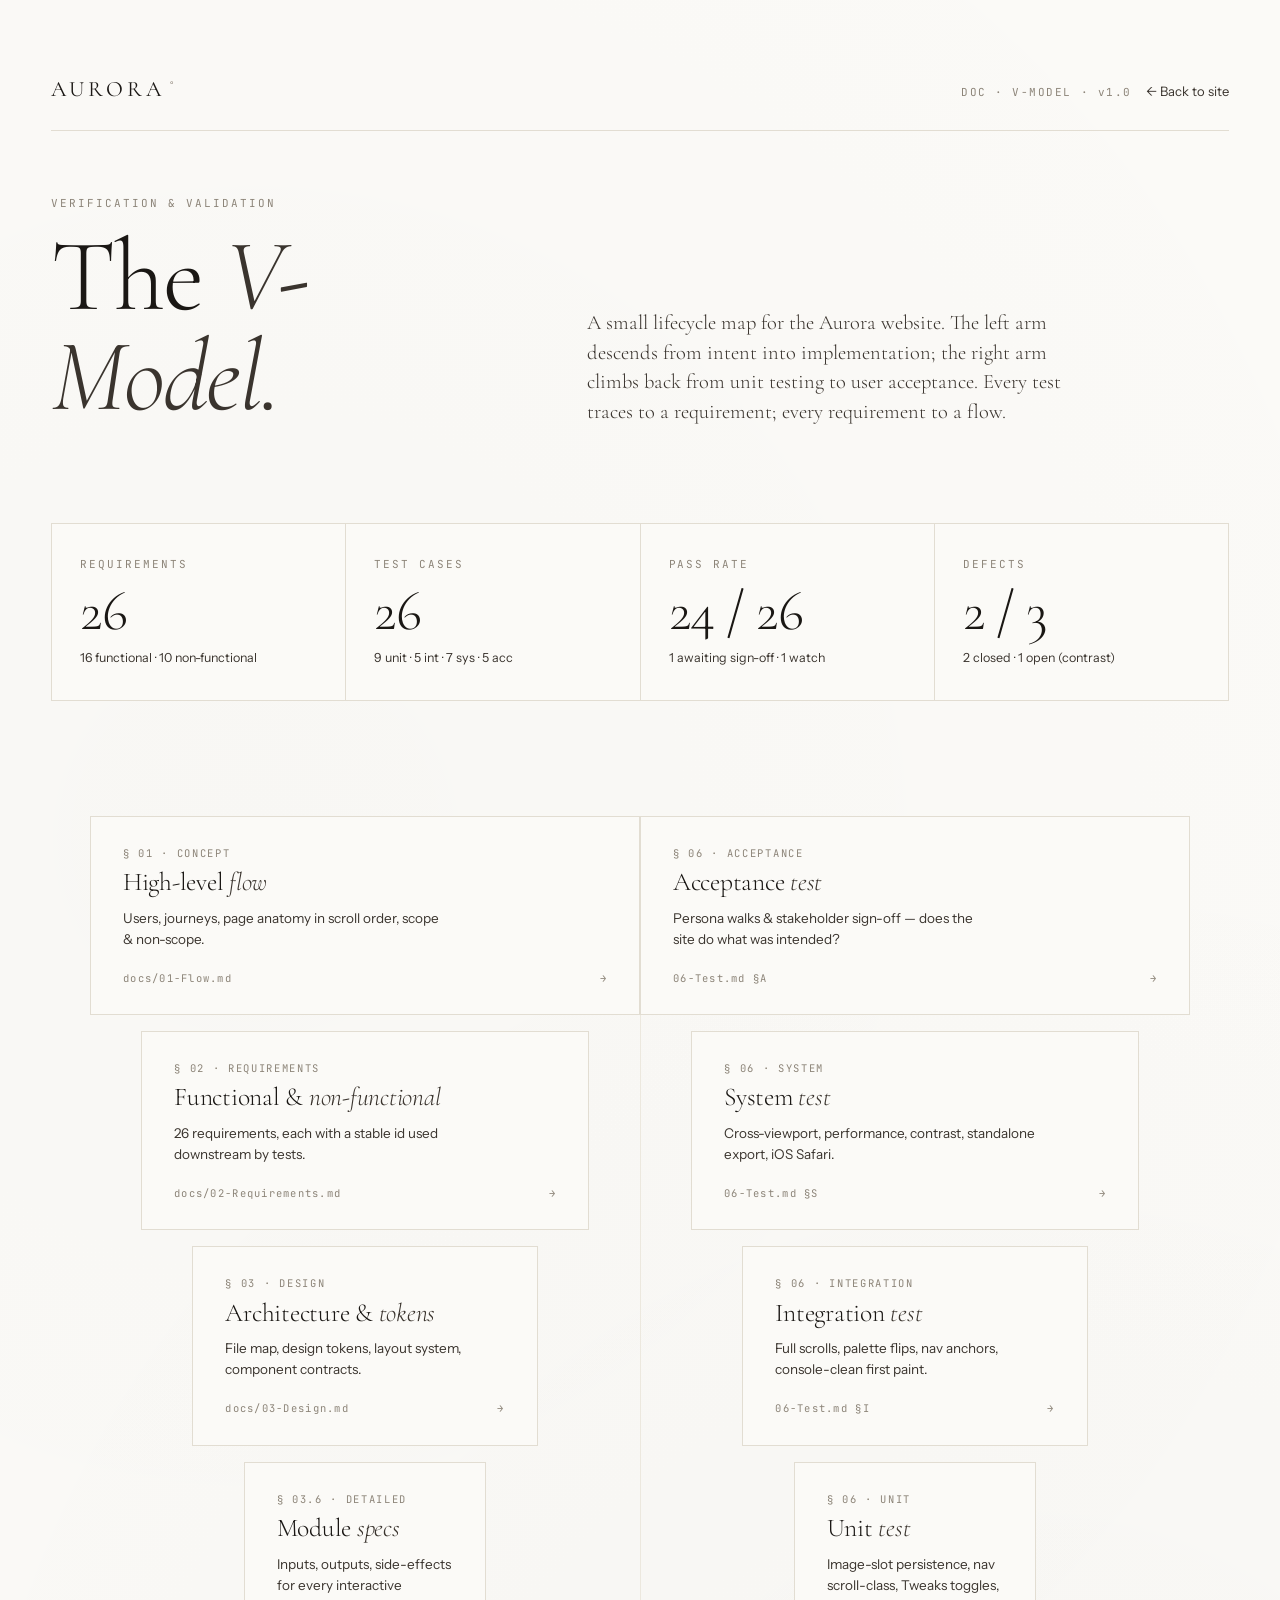
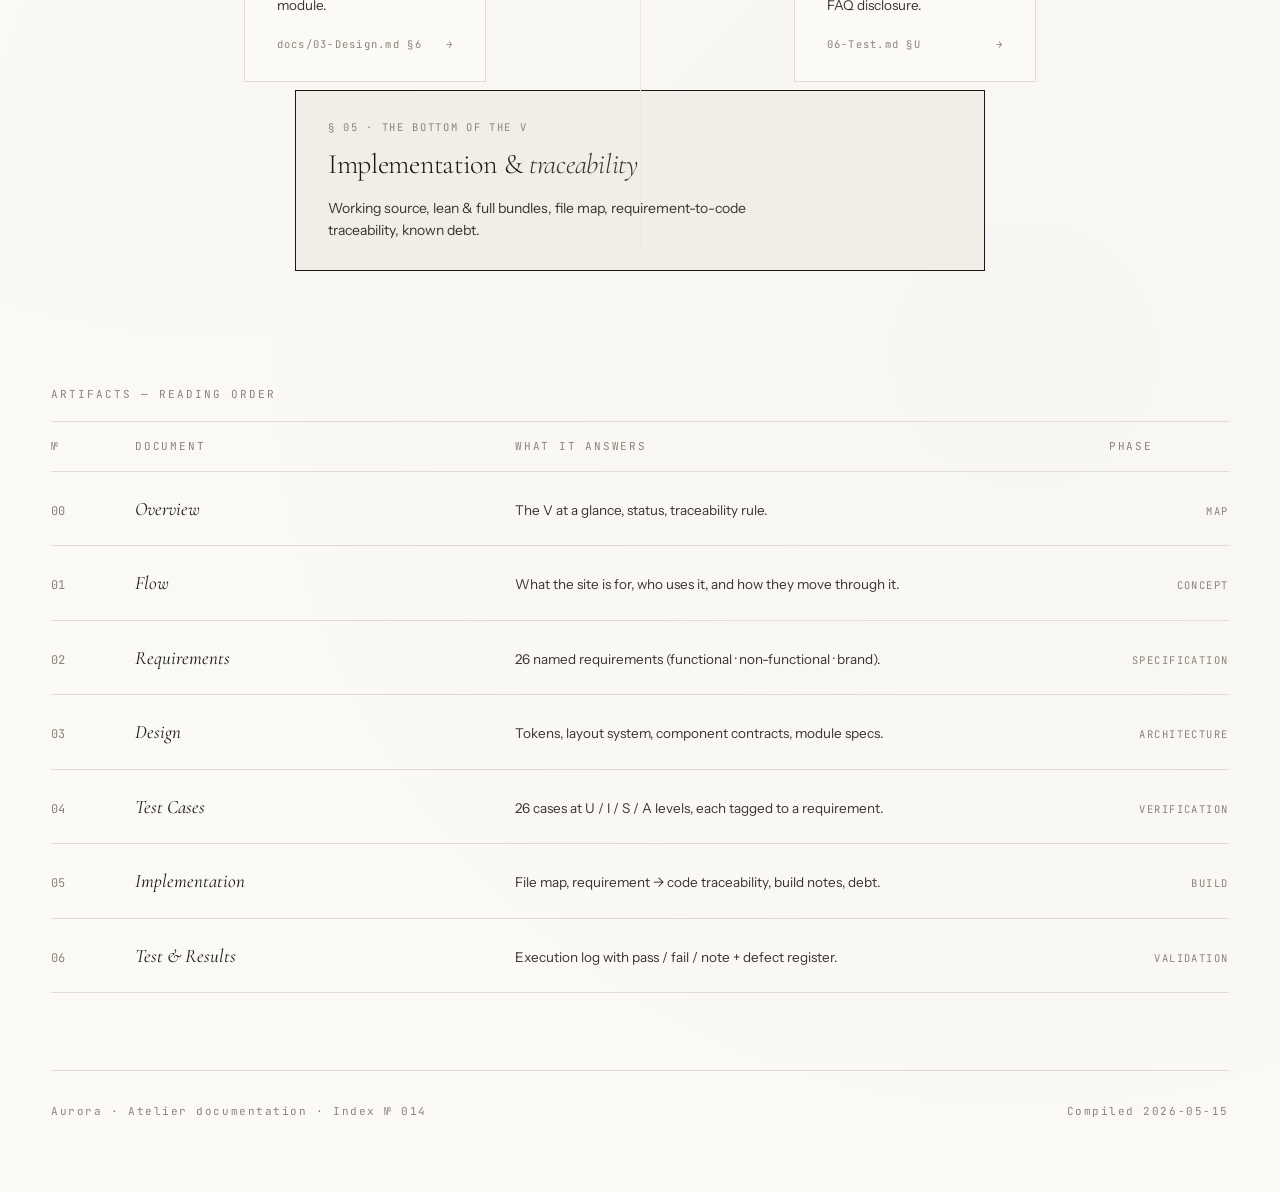
<file: Aurora web/docs/index.html>
<!doctype html>
<html lang="en" data-mood="snow">
<head>
  <meta charset="utf-8" />
  <meta name="viewport" content="width=device-width, initial-scale=1" />
  <title>Aurora — V-Model</title>
  <link rel="preconnect" href="https://fonts.googleapis.com" />
  <link rel="preconnect" href="https://fonts.gstatic.com" crossorigin />
  <link rel="stylesheet" href="https://fonts.googleapis.com/css2?family=Cormorant+Garamond:ital,wght@0,300;0,400;1,300;1,400&family=Instrument+Sans:wght@400;500&family=JetBrains+Mono:wght@400;500&display=swap" />
  <link rel="stylesheet" href="../styles.css" />
  <style>
    .doc-shell { max-width: 1280px; margin: 0 auto; padding: clamp(40px, 6vw, 72px) clamp(20px, 4vw, 56px); }
    .doc-head { display: flex; justify-content: space-between; align-items: baseline; padding-bottom: 24px; border-bottom: 1px solid var(--line); margin-bottom: 64px; }
    .doc-head .brand { font-family: var(--serif); font-weight: 400; font-size: 22px; letter-spacing: 0.18em; text-transform: uppercase; }
    .doc-head .brand sup { font-family: var(--mono); font-size: 9px; letter-spacing: 0.1em; vertical-align: super; color: var(--ink-muted); margin-left: 4px; }
    .doc-head .crumbs { display: flex; gap: 14px; align-items: baseline; }
    .doc-head a { font-size: 13px; color: var(--ink-soft); }
    .doc-head a:hover { color: var(--ink); }

    .doc-title {
      display: grid; grid-template-columns: 1fr 1.4fr; gap: clamp(32px, 6vw, 96px);
      align-items: end; margin-bottom: clamp(60px, 8vw, 96px);
    }
    .doc-title h1 {
      font-family: var(--serif); font-weight: 300; font-size: clamp(56px, 8vw, 120px);
      line-height: 0.98; letter-spacing: -0.02em; margin: 14px 0 0;
    }
    .doc-title h1 em { font-style: italic; color: var(--ink-soft); }
    .doc-title p {
      font-family: var(--serif); font-weight: 300; font-size: clamp(18px, 1.6vw, 22px);
      line-height: 1.45; color: var(--ink-soft); max-width: 48ch; margin: 0;
    }

    /* ——— V Diagram ——— */
    .vmodel {
      display: grid;
      grid-template-columns: 1fr 1fr;
      gap: 0;
      max-width: 1100px;
      margin: 0 auto clamp(64px, 9vw, 120px);
      position: relative;
    }
    .vmodel::before {
      /* central spine guide */
      content: "";
      position: absolute;
      left: 50%; top: 0; bottom: 24px;
      width: 1px;
      background: var(--line-soft);
    }
    .vrow { display: contents; }
    .vnode {
      position: relative;
      padding: 28px 32px;
      border: 1px solid var(--line);
      background: var(--paper);
      text-decoration: none;
      color: var(--ink);
      transition: border-color .25s ease, transform .25s ease;
      display: flex; flex-direction: column; gap: 8px;
    }
    .vnode:hover { border-color: var(--ink); }
    .vnode .vtag {
      font-family: var(--mono); font-size: 10.5px;
      letter-spacing: 0.16em; text-transform: uppercase;
      color: var(--ink-muted);
    }
    .vnode h3 {
      font-family: var(--serif); font-weight: 300;
      font-size: clamp(22px, 2vw, 30px); line-height: 1.05;
      letter-spacing: -0.01em; margin: 0;
    }
    .vnode h3 em { font-style: italic; color: var(--ink-soft); }
    .vnode p {
      font-size: 13.5px; color: var(--ink-soft); line-height: 1.55;
      margin: 4px 0 0; max-width: 36ch;
    }
    .vnode .vmeta {
      margin-top: 12px; display: flex; justify-content: space-between;
      align-items: baseline; font-family: var(--mono); font-size: 10.5px;
      letter-spacing: 0.12em; color: var(--ink-muted);
    }
    .vnode .arrow { display: inline-block; transition: transform .25s ease; }
    .vnode:hover .arrow { transform: translateX(4px); }

    /* indent each pair to form the V */
    .v-1 .left, .v-1 .right { margin: 0; }
    .v-2 .left, .v-2 .right { margin: 0 clamp(20px, 4vw, 56px); }
    .v-3 .left, .v-3 .right { margin: 0 clamp(40px, 8vw, 110px); }
    .v-4 .left, .v-4 .right { margin: 0 clamp(60px, 12vw, 160px); }

    .vrow.spacer .left, .vrow.spacer .right { border: none; background: transparent; padding: 8px 0; min-height: 12px; }

    /* implementation row spans both columns at the V tip */
    .vimpl {
      grid-column: 1 / -1;
      margin: 8px clamp(80px, 16vw, 220px) 0;
      padding: 28px 32px;
      border: 1px solid var(--ink);
      background: var(--paper-deep);
      text-decoration: none;
      color: var(--ink);
      display: flex; flex-direction: column; gap: 8px;
      transition: background .25s ease;
    }
    .vimpl:hover { background: var(--paper); }
    .vimpl h3 { font-family: var(--serif); font-weight: 300; font-size: 28px; margin: 0; letter-spacing: -0.01em; }
    .vimpl h3 em { font-style: italic; color: var(--ink-soft); }

    /* ——— stats row ——— */
    .stats {
      display: grid;
      grid-template-columns: repeat(4, 1fr);
      gap: 1px;
      background: var(--line);
      border: 1px solid var(--line);
      margin-bottom: clamp(64px, 9vw, 120px);
    }
    .stat {
      background: var(--paper);
      padding: 32px 28px;
      display: flex; flex-direction: column; gap: 10px;
    }
    .stat .k {
      font-family: var(--mono); font-size: 11px;
      letter-spacing: 0.18em; text-transform: uppercase;
      color: var(--ink-muted);
    }
    .stat .v {
      font-family: var(--serif); font-weight: 300;
      font-size: clamp(36px, 4.5vw, 56px); line-height: 1; letter-spacing: -0.02em;
    }
    .stat .n { font-size: 12.5px; color: var(--ink-soft); line-height: 1.5; }

    /* ——— file table ——— */
    .files {
      border-top: 1px solid var(--line);
      margin-bottom: clamp(48px, 6vw, 80px);
    }
    .files .row {
      display: grid;
      grid-template-columns: 60px 1fr 1.6fr 120px;
      gap: 24px;
      padding: 22px 0;
      border-bottom: 1px solid var(--line);
      align-items: baseline;
    }
    .files .row.h { color: var(--ink-muted); font-family: var(--mono); font-size: 11px; letter-spacing: 0.16em; text-transform: uppercase; padding: 16px 0; }
    .files .row.h + .row { border-top: 0; }
    .files .num { font-family: var(--mono); font-size: 12px; color: var(--ink-muted); }
    .files .name { font-family: var(--serif); font-style: italic; font-weight: 400; font-size: 19px; color: var(--ink); }
    .files .name a:hover { color: var(--ink-soft); }
    .files .desc { font-size: 13.5px; line-height: 1.55; color: var(--ink-soft); }
    .files .phase { font-family: var(--mono); font-size: 10.5px; letter-spacing: 0.14em; text-transform: uppercase; color: var(--ink-muted); text-align: right; }

    .doc-foot {
      padding-top: 32px;
      border-top: 1px solid var(--line);
      display: flex; justify-content: space-between; align-items: baseline;
      flex-wrap: wrap; gap: 16px;
    }
    .doc-foot .caption { font-family: var(--mono); font-size: 11px; letter-spacing: 0.14em; color: var(--ink-muted); }

    @media (max-width: 900px) {
      .doc-title { grid-template-columns: 1fr; gap: 24px; }
      .vmodel { grid-template-columns: 1fr; max-width: none; }
      .vmodel::before { display: none; }
      .v-1 .left, .v-1 .right, .v-2 .left, .v-2 .right,
      .v-3 .left, .v-3 .right, .v-4 .left, .v-4 .right { margin: 0; }
      .vrow.spacer { display: none; }
      .vimpl { margin: 8px 0 0; }
      .stats { grid-template-columns: 1fr 1fr; }
      .files .row { grid-template-columns: 40px 1fr 80px; }
      .files .desc { display: none; }
    }
  </style>
</head>
<body>

<div class="doc-shell">

  <div class="doc-head">
    <div class="brand">Aurora<sup>°</sup></div>
    <div class="crumbs">
      <span class="caption" style="font-family:var(--mono);font-size:11px;letter-spacing:0.14em;color:var(--ink-muted);">DOC · V-MODEL · v1.0</span>
      <a href="../Aurora.html">← Back to site</a>
    </div>
  </div>

  <div class="doc-title">
    <div>
      <div class="eyebrow">Verification &amp; Validation</div>
      <h1>The <em>V-Model.</em></h1>
    </div>
    <p>A small lifecycle map for the Aurora website. The left arm descends from intent into implementation; the right arm climbs back from unit testing to user acceptance. Every test traces to a requirement; every requirement to a flow.</p>
  </div>

  <!-- Status row -->
  <div class="stats">
    <div class="stat">
      <span class="k">Requirements</span>
      <span class="v">26</span>
      <span class="n">16 functional · 10 non-functional</span>
    </div>
    <div class="stat">
      <span class="k">Test cases</span>
      <span class="v">26</span>
      <span class="n">9 unit · 5 int · 7 sys · 5 acc</span>
    </div>
    <div class="stat">
      <span class="k">Pass rate</span>
      <span class="v">24 / 26</span>
      <span class="n">1 awaiting sign-off · 1 watch</span>
    </div>
    <div class="stat">
      <span class="k">Defects</span>
      <span class="v">2 / 3</span>
      <span class="n">2 closed · 1 open (contrast)</span>
    </div>
  </div>

  <!-- V diagram -->
  <div class="vmodel">

    <div class="vrow v-1">
      <a class="vnode left" href="./01-Flow.md">
        <span class="vtag">§ 01 · Concept</span>
        <h3>High-level <em>flow</em></h3>
        <p>Users, journeys, page anatomy in scroll order, scope &amp; non-scope.</p>
        <span class="vmeta"><span>docs/01-Flow.md</span><span class="arrow">→</span></span>
      </a>
      <a class="vnode right" href="./06-Test.md#a--acceptance">
        <span class="vtag">§ 06 · Acceptance</span>
        <h3>Acceptance <em>test</em></h3>
        <p>Persona walks &amp; stakeholder sign-off — does the site do what was intended?</p>
        <span class="vmeta"><span>06-Test.md §A</span><span class="arrow">→</span></span>
      </a>
    </div>

    <div class="vrow spacer"><div class="left"></div><div class="right"></div></div>

    <div class="vrow v-2">
      <a class="vnode left" href="./02-Requirements.md">
        <span class="vtag">§ 02 · Requirements</span>
        <h3>Functional &amp; <em>non-functional</em></h3>
        <p>26 requirements, each with a stable id used downstream by tests.</p>
        <span class="vmeta"><span>docs/02-Requirements.md</span><span class="arrow">→</span></span>
      </a>
      <a class="vnode right" href="./06-Test.md#s--system">
        <span class="vtag">§ 06 · System</span>
        <h3>System <em>test</em></h3>
        <p>Cross-viewport, performance, contrast, standalone export, iOS Safari.</p>
        <span class="vmeta"><span>06-Test.md §S</span><span class="arrow">→</span></span>
      </a>
    </div>

    <div class="vrow spacer"><div class="left"></div><div class="right"></div></div>

    <div class="vrow v-3">
      <a class="vnode left" href="./03-Design.md">
        <span class="vtag">§ 03 · Design</span>
        <h3>Architecture &amp; <em>tokens</em></h3>
        <p>File map, design tokens, layout system, component contracts.</p>
        <span class="vmeta"><span>docs/03-Design.md</span><span class="arrow">→</span></span>
      </a>
      <a class="vnode right" href="./06-Test.md#i--integration">
        <span class="vtag">§ 06 · Integration</span>
        <h3>Integration <em>test</em></h3>
        <p>Full scrolls, palette flips, nav anchors, console-clean first paint.</p>
        <span class="vmeta"><span>06-Test.md §I</span><span class="arrow">→</span></span>
      </a>
    </div>

    <div class="vrow spacer"><div class="left"></div><div class="right"></div></div>

    <div class="vrow v-4">
      <a class="vnode left" href="./03-Design.md#6-detailed-design--module-specs-unit-test-inputs">
        <span class="vtag">§ 03.6 · Detailed</span>
        <h3>Module <em>specs</em></h3>
        <p>Inputs, outputs, side-effects for every interactive module.</p>
        <span class="vmeta"><span>docs/03-Design.md §6</span><span class="arrow">→</span></span>
      </a>
      <a class="vnode right" href="./06-Test.md#u--unit">
        <span class="vtag">§ 06 · Unit</span>
        <h3>Unit <em>test</em></h3>
        <p>Image-slot persistence, nav scroll-class, Tweaks toggles, FAQ disclosure.</p>
        <span class="vmeta"><span>06-Test.md §U</span><span class="arrow">→</span></span>
      </a>
    </div>

    <a class="vimpl" href="./05-Implementation.md">
      <span class="vtag" style="font-family:var(--mono);font-size:10.5px;letter-spacing:0.16em;text-transform:uppercase;color:var(--ink-muted);">§ 05 · The bottom of the V</span>
      <h3>Implementation &amp; <em>traceability</em></h3>
      <p style="font-size:14px;color:var(--ink-soft);max-width:48ch;margin:4px 0 0;">Working source, lean &amp; full bundles, file map, requirement-to-code traceability, known debt.</p>
    </a>

  </div>

  <!-- File list -->
  <div class="eyebrow" style="margin-bottom:18px;">Artifacts — reading order</div>
  <div class="files">
    <div class="row h"><div>№</div><div>Document</div><div>What it answers</div><div>Phase</div></div>
    <div class="row"><div class="num">00</div><div class="name"><a href="./00-V-Model.md">Overview</a></div><div class="desc">The V at a glance, status, traceability rule.</div><div class="phase">Map</div></div>
    <div class="row"><div class="num">01</div><div class="name"><a href="./01-Flow.md">Flow</a></div><div class="desc">What the site is for, who uses it, and how they move through it.</div><div class="phase">Concept</div></div>
    <div class="row"><div class="num">02</div><div class="name"><a href="./02-Requirements.md">Requirements</a></div><div class="desc">26 named requirements (functional · non-functional · brand).</div><div class="phase">Specification</div></div>
    <div class="row"><div class="num">03</div><div class="name"><a href="./03-Design.md">Design</a></div><div class="desc">Tokens, layout system, component contracts, module specs.</div><div class="phase">Architecture</div></div>
    <div class="row"><div class="num">04</div><div class="name"><a href="./04-Test-Cases.md">Test Cases</a></div><div class="desc">26 cases at U / I / S / A levels, each tagged to a requirement.</div><div class="phase">Verification</div></div>
    <div class="row"><div class="num">05</div><div class="name"><a href="./05-Implementation.md">Implementation</a></div><div class="desc">File map, requirement → code traceability, build notes, debt.</div><div class="phase">Build</div></div>
    <div class="row"><div class="num">06</div><div class="name"><a href="./06-Test.md">Test &amp; Results</a></div><div class="desc">Execution log with pass / fail / note + defect register.</div><div class="phase">Validation</div></div>
  </div>

  <div class="doc-foot">
    <span class="caption">Aurora · Atelier documentation · Index № 014</span>
    <span class="caption">Compiled 2026-05-15</span>
  </div>

</div>

</body>
</html>
</file>
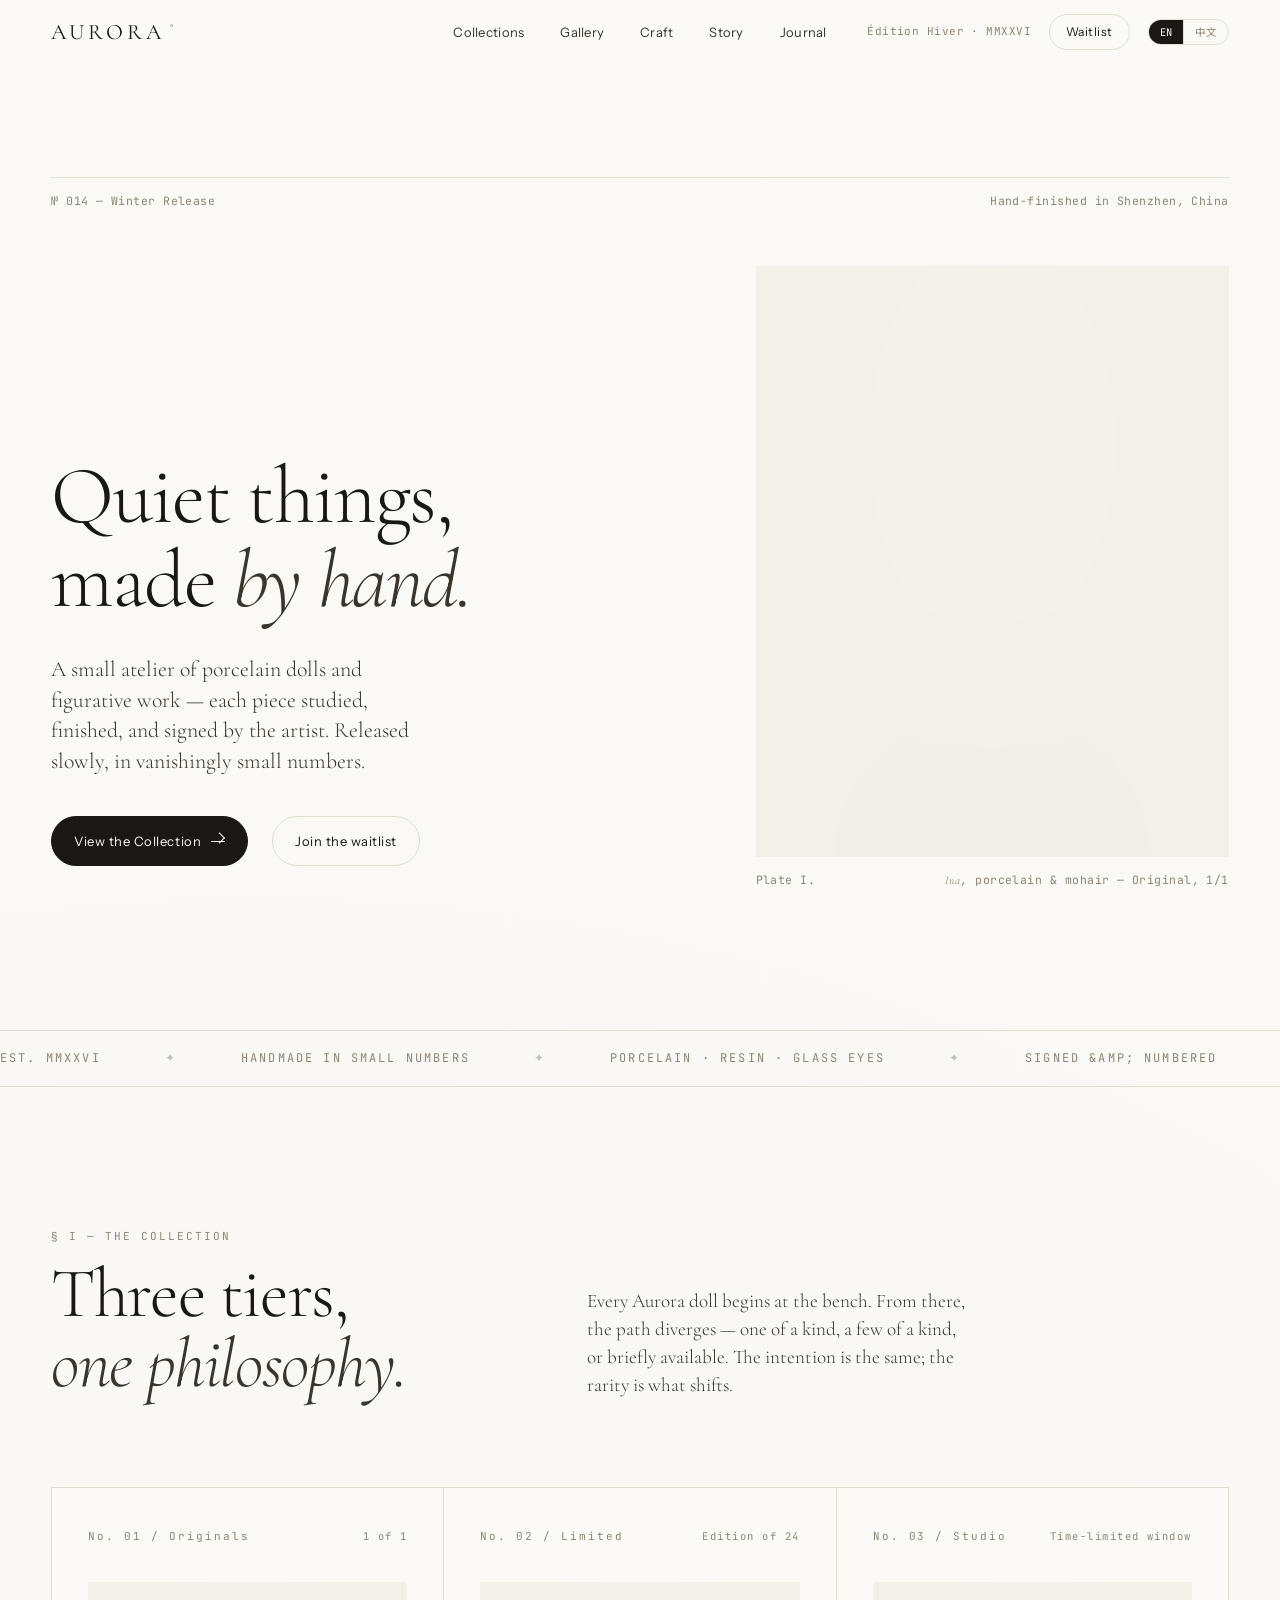
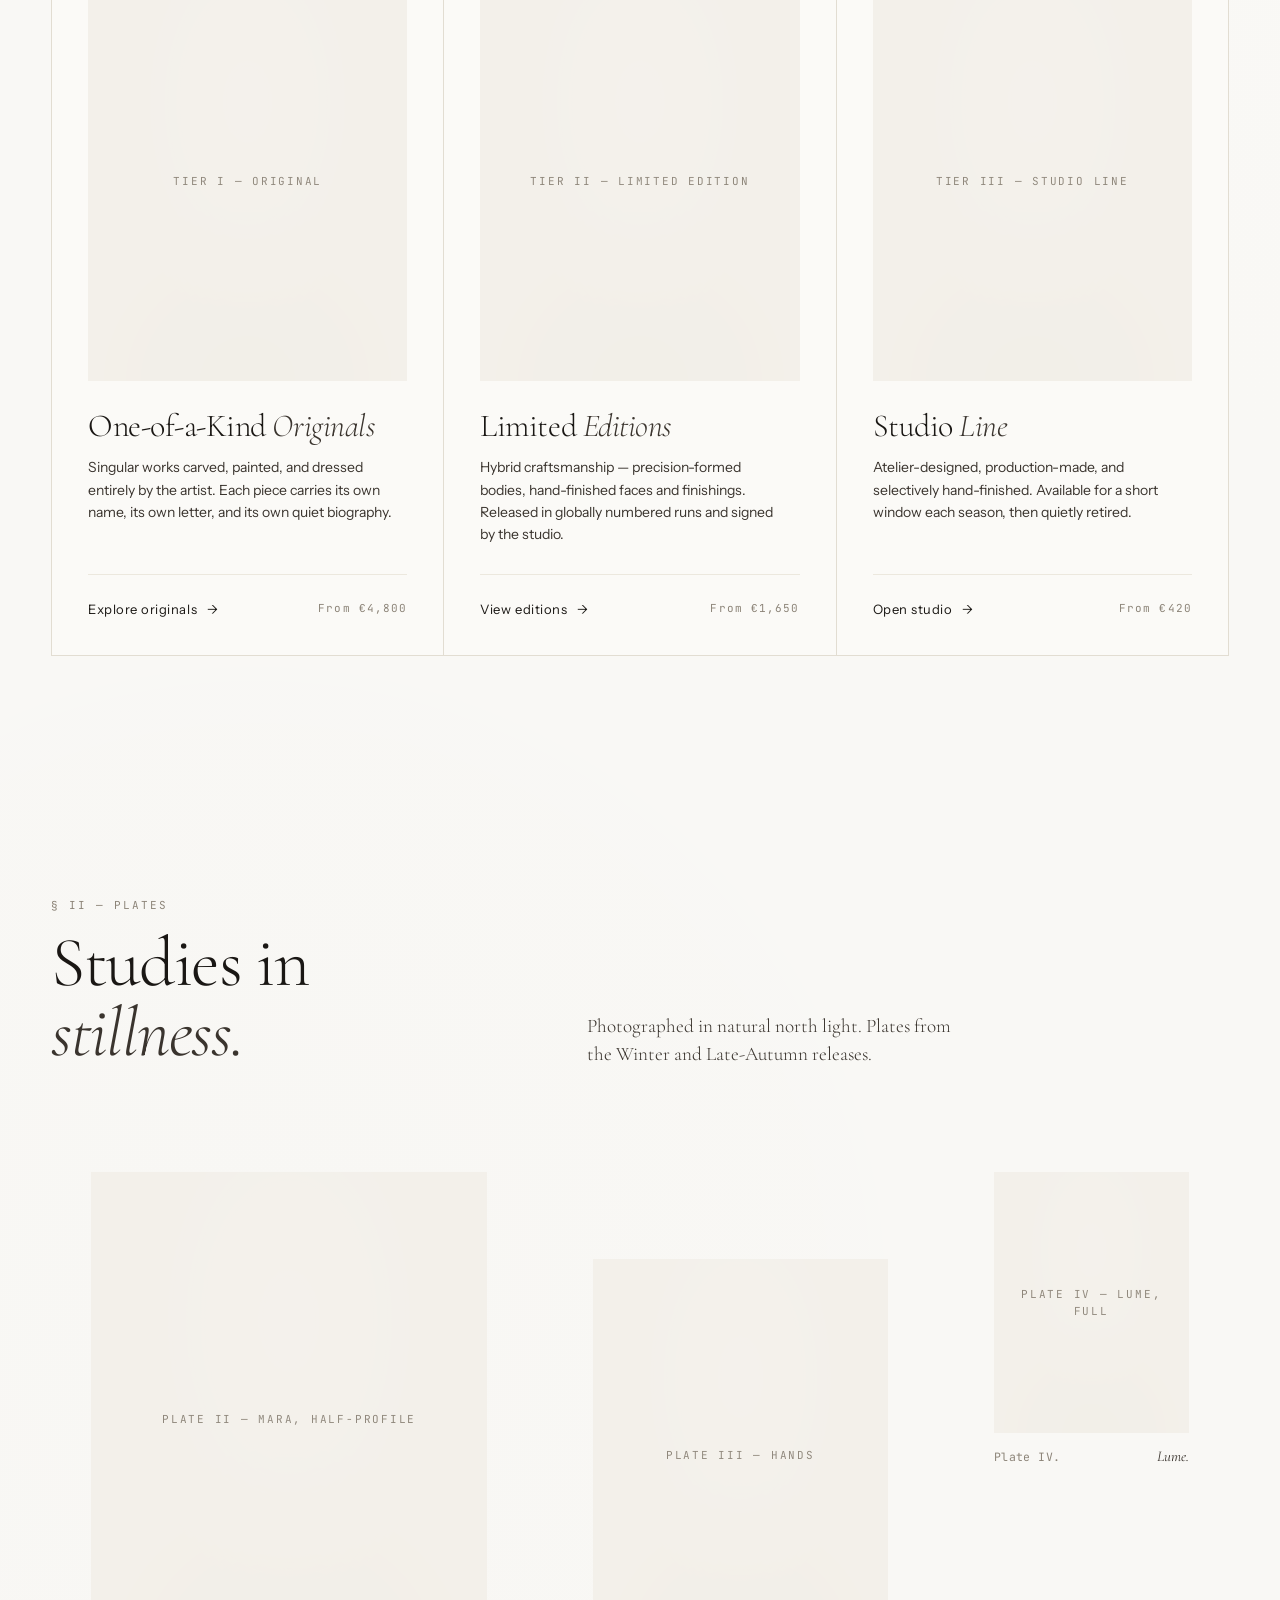
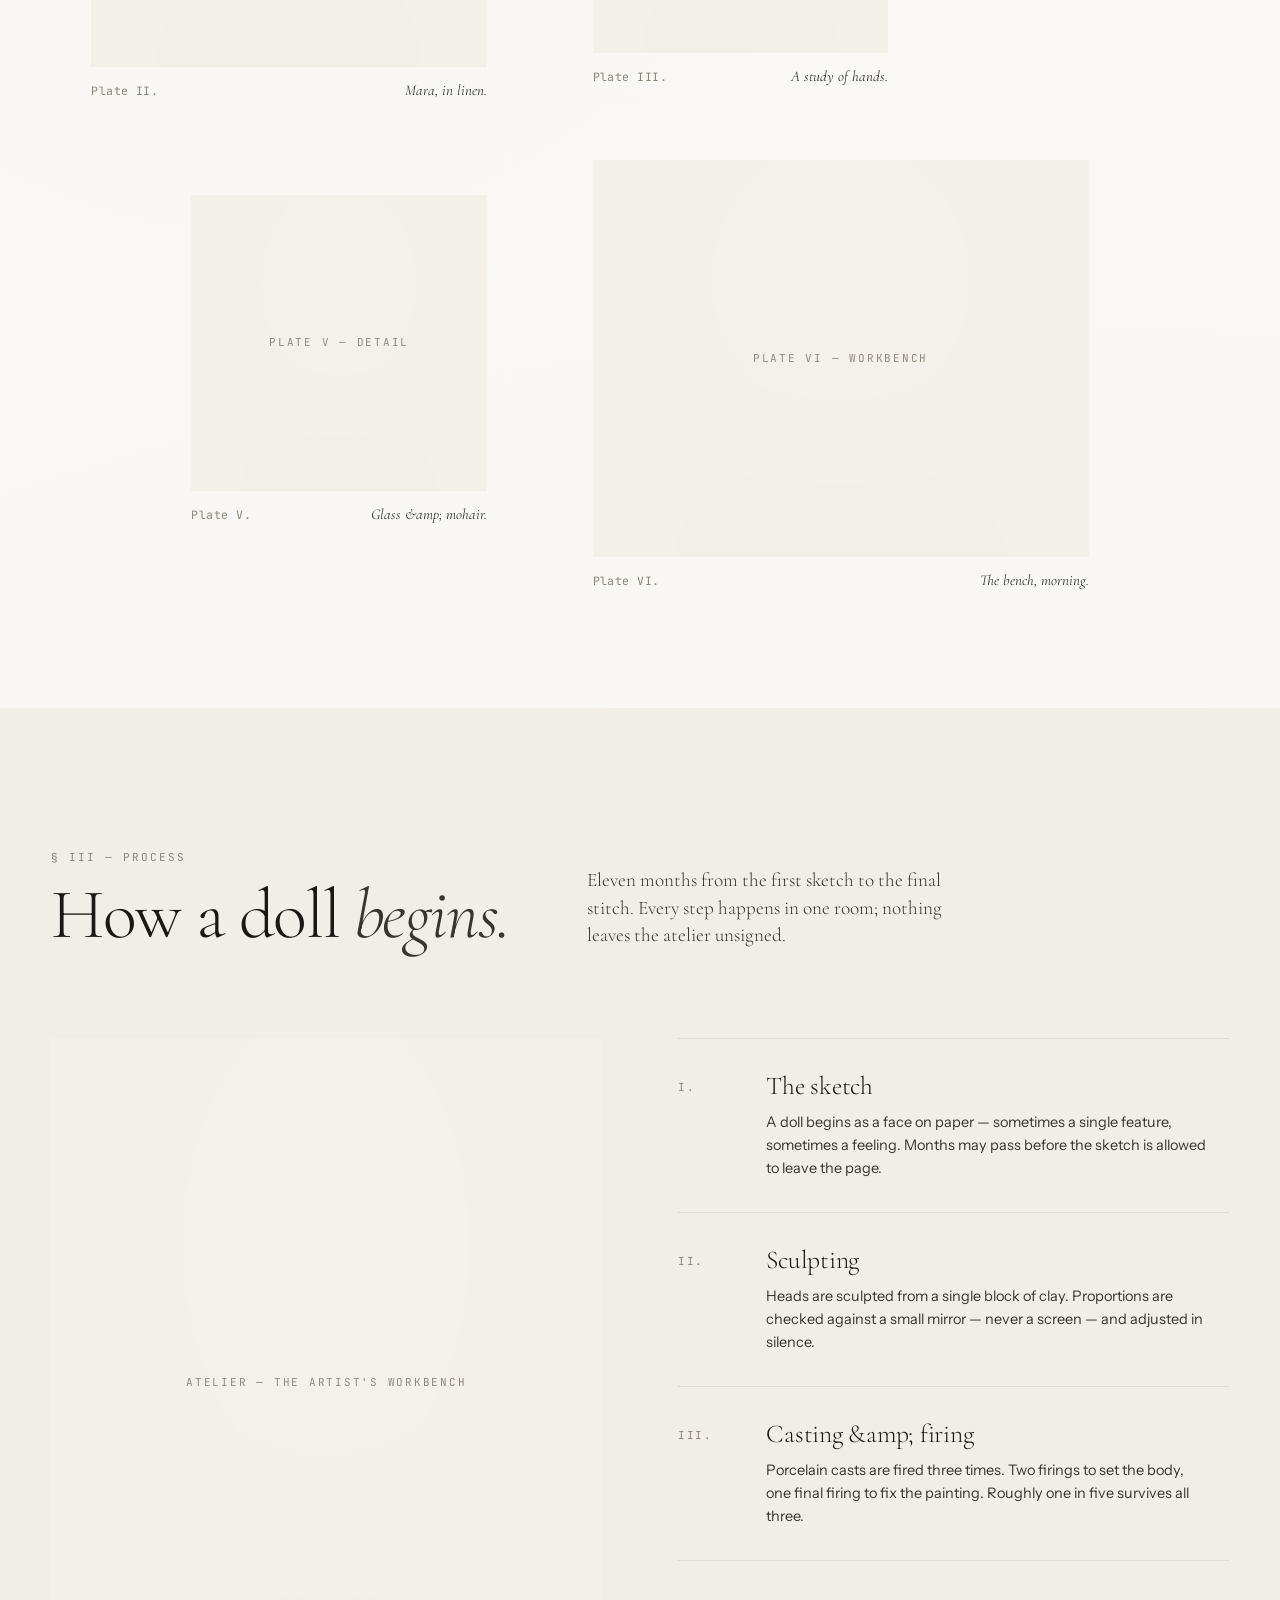
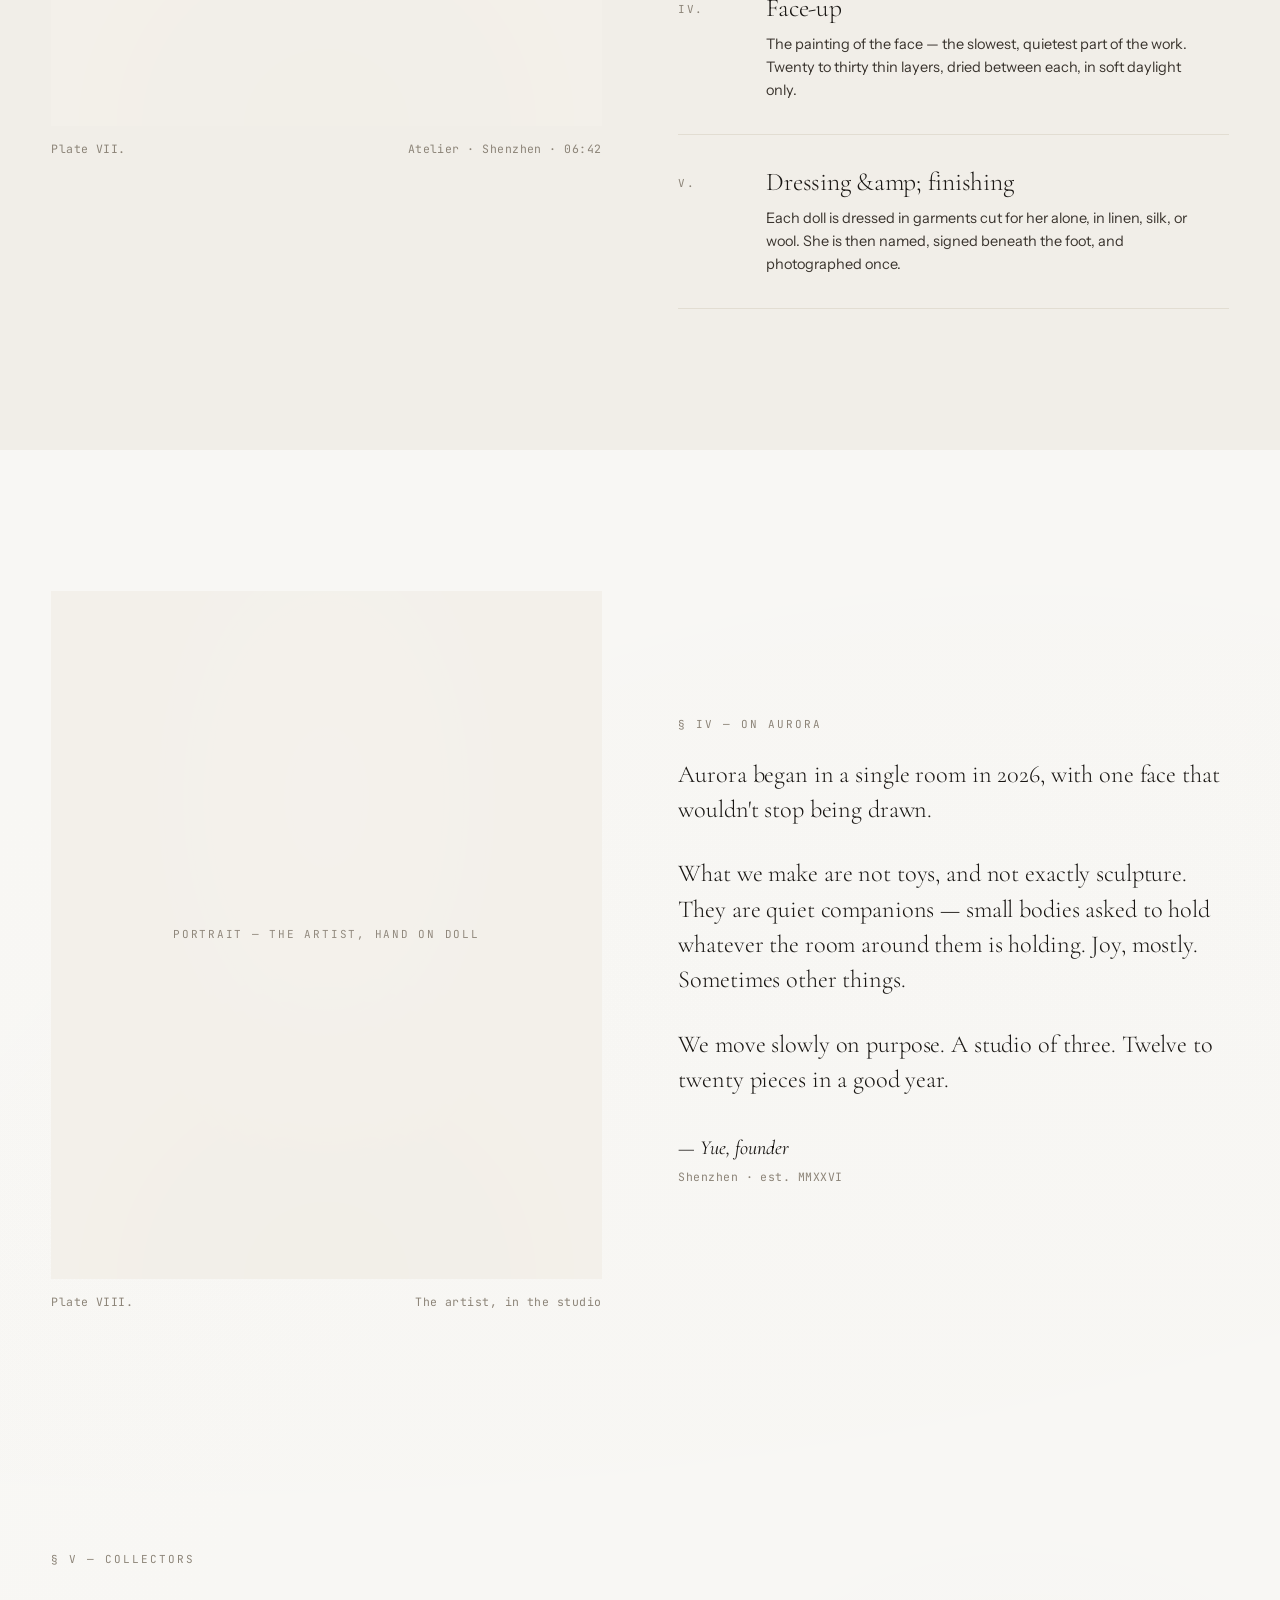
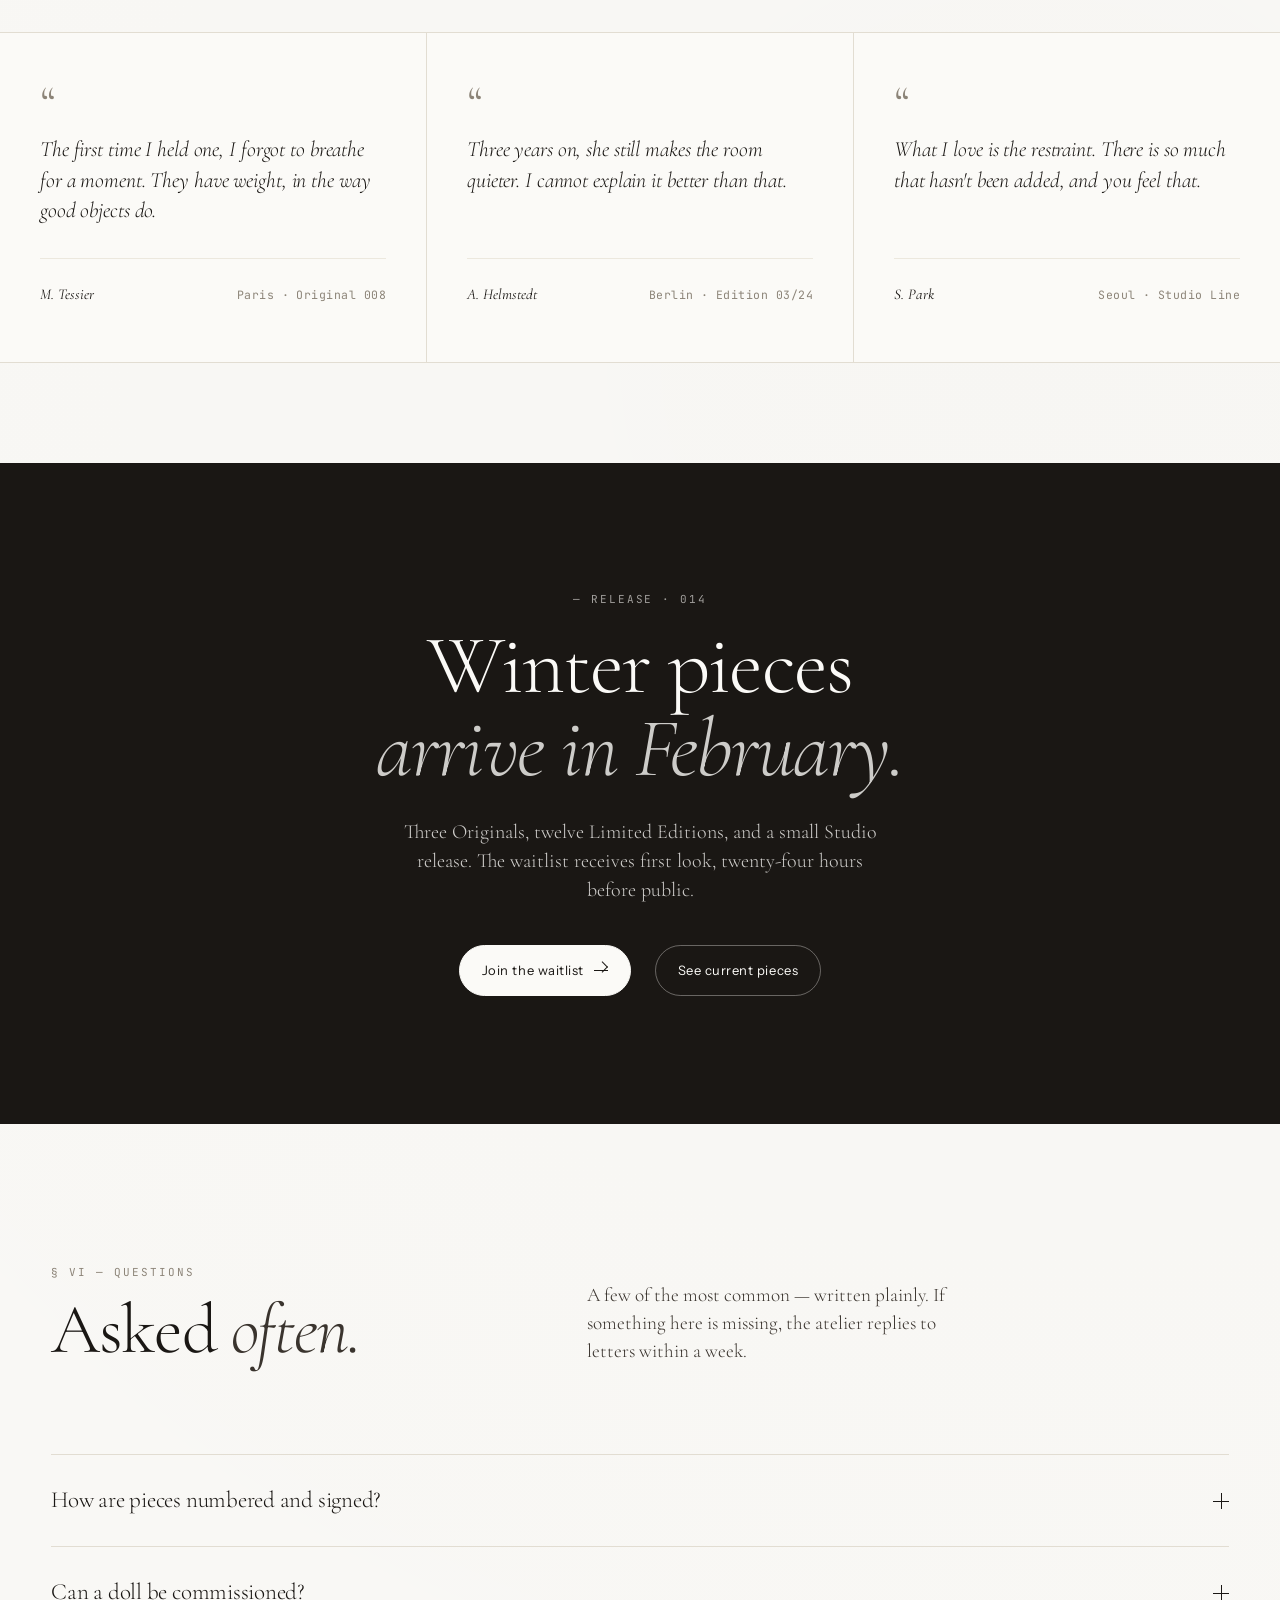
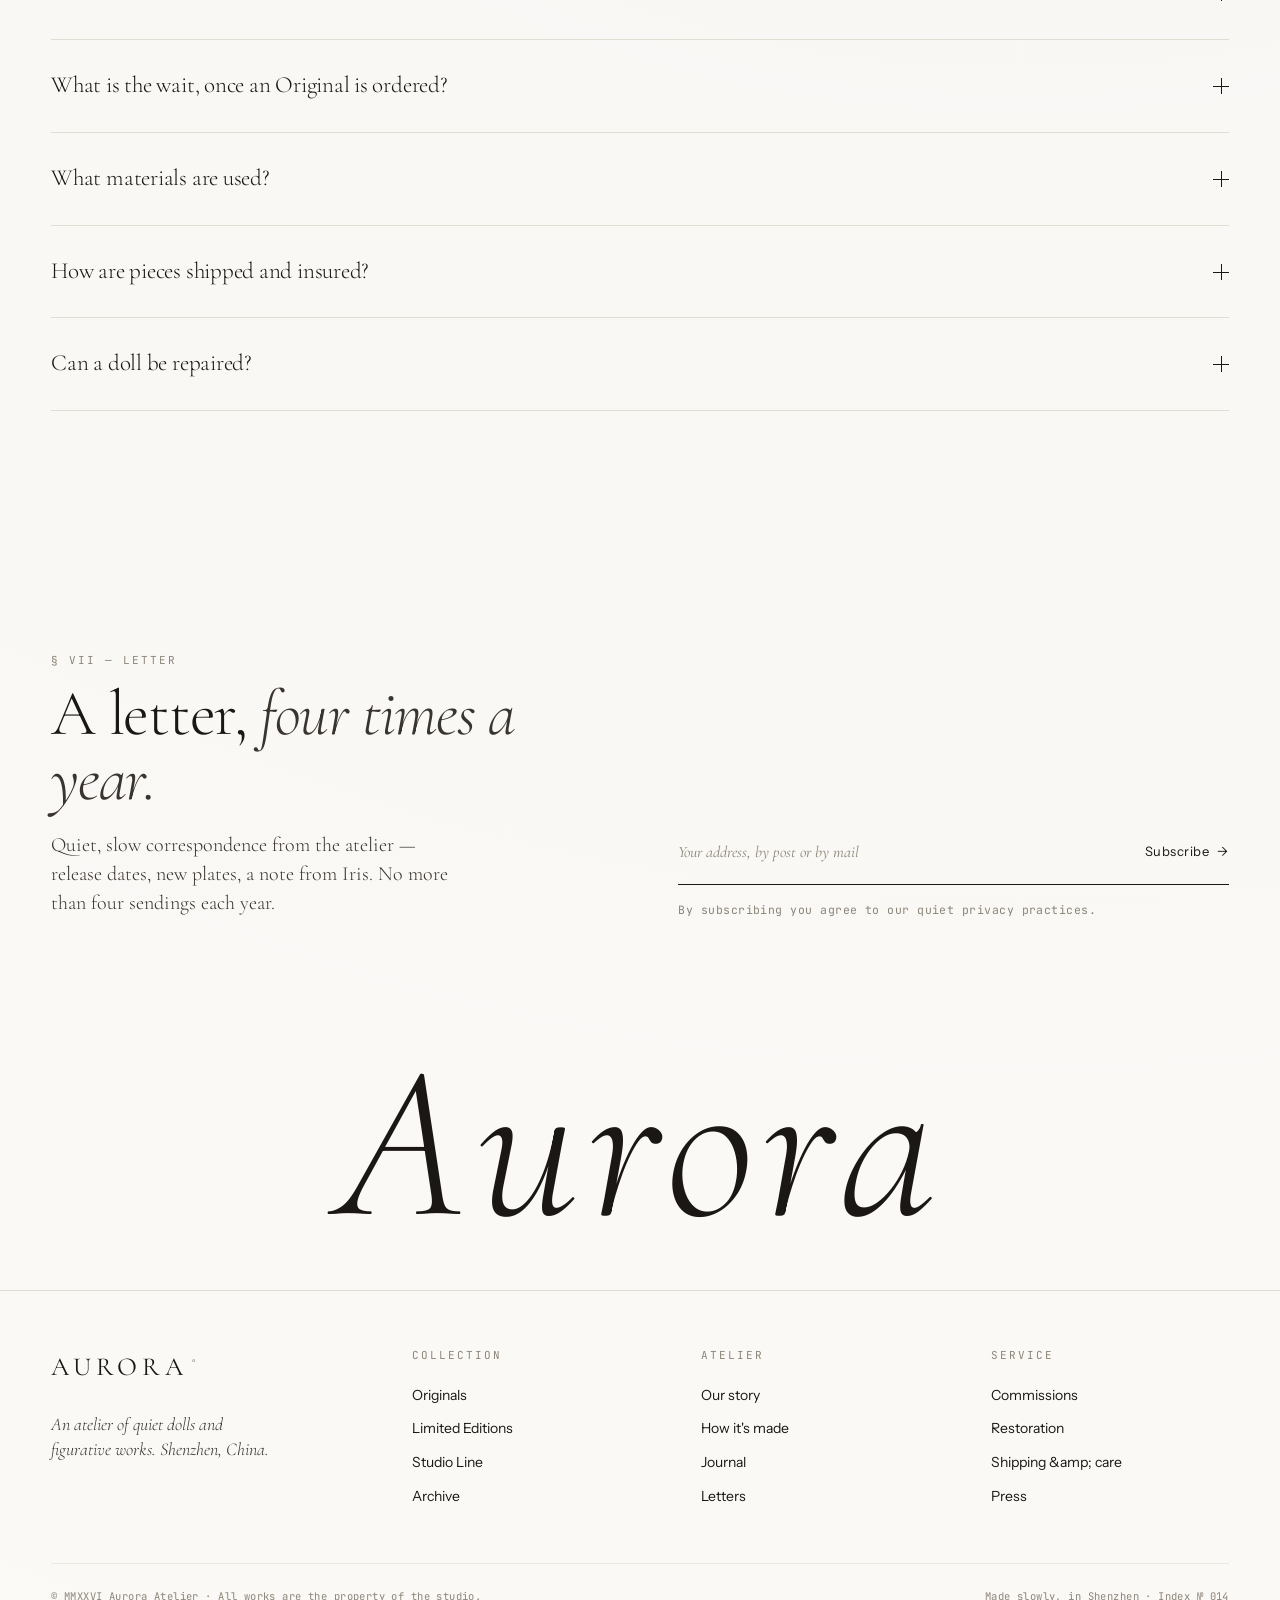
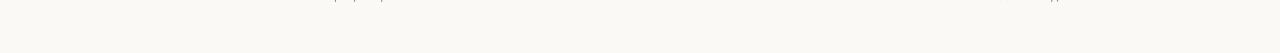
<file: Aurora web/aurora-static.html>
<!doctype html>
<html lang="en" data-mood="snow">
<head>
  <meta charset="utf-8" />
  <meta name="viewport" content="width=device-width, initial-scale=1" />
  <title>Aurora — Quiet objects, made by hand</title>
  <meta name="description" content="Aurora is a porcelain art doll atelier in Shenzhen, China, founded in 2026 by Yue. Hand-finished one-of-a-kind originals, limited editions of 24, and a small studio line — twelve to twenty pieces a year." />
  <meta name="keywords" content="porcelain doll, art doll, BJD, handmade doll atelier, Shenzhen, limited edition, collectible doll, Aurora, 瓷偶, 艺术玩偶, 深圳, 手工娃娃, 限量版" />
  <meta name="author" content="Yue, Aurora Atelier" />
  <meta name="robots" content="index, follow, max-image-preview:large, max-snippet:-1" />

  <link rel="canonical" href="https://aurora-atelier.com/" />
  <link rel="alternate" hreflang="en" href="https://aurora-atelier.com/" />
  <link rel="alternate" hreflang="zh-CN" href="https://aurora-atelier.com/?lang=zh" />
  <link rel="alternate" hreflang="x-default" href="https://aurora-atelier.com/" />

  <!-- Open Graph -->
  <meta property="og:type" content="website" />
  <meta property="og:site_name" content="Aurora Atelier" />
  <meta property="og:title" content="Aurora — Quiet objects, made by hand" />
  <meta property="og:description" content="A small atelier of porcelain dolls and figurative work in Shenzhen, China. Hand-finished, signed, and released in vanishingly small numbers." />
  <meta property="og:locale" content="en_US" />
  <meta property="og:locale:alternate" content="zh_CN" />
  <meta property="og:url" content="https://aurora-atelier.com/" />
  <meta property="og:image" content="https://aurora-atelier.com/og-cover.jpg" />
  <meta property="og:image:width" content="1200" />
  <meta property="og:image:height" content="630" />
  <meta property="og:image:alt" content="Aurora — porcelain doll, three-quarter portrait" />

  <!-- Twitter / X -->
  <meta name="twitter:card" content="summary_large_image" />
  <meta name="twitter:title" content="Aurora — Quiet objects, made by hand" />
  <meta name="twitter:description" content="A small atelier of porcelain dolls and figurative work in Shenzhen, China. Hand-finished, signed, released slowly." />
  <meta name="twitter:image" content="https://aurora-atelier.com/og-cover.jpg" />

  <!-- WeChat / Chinese search hints -->
  <meta itemprop="name" content="Aurora 极光工作室 — 手工瓷偶" />
  <meta itemprop="description" content="位于中国深圳的瓷偶与人形雕塑工作室，由 Yue 于 2026 年创立。孤品、限量 24 件版与小型工作室系列，每年仅出十二至二十件。" />

  <!-- Structured data: Organization -->
  <script type="application/ld+json">
  {
    "@context": "https://schema.org",
    "@type": "Organization",
    "@id": "https://aurora-atelier.com/#org",
    "name": "Aurora Atelier",
    "alternateName": ["Aurora", "Aurora 极光"],
    "url": "https://aurora-atelier.com/",
    "logo": "https://aurora-atelier.com/logo.png",
    "image": "https://aurora-atelier.com/og-cover.jpg",
    "description": "Porcelain art doll atelier in Shenzhen, China. Founded 2026 by Yue. Three tiers: one-of-a-kind Originals, Limited Editions of 24, and a small Studio Line.",
    "foundingDate": "2026",
    "founder": { "@type": "Person", "name": "Yue" },
    "address": {
      "@type": "PostalAddress",
      "addressLocality": "Shenzhen",
      "addressRegion": "Guangdong",
      "addressCountry": "CN"
    },
    "sameAs": []
  }
  </script>

  <!-- Structured data: LocalBusiness -->
  <script type="application/ld+json">
  {
    "@context": "https://schema.org",
    "@type": "LocalBusiness",
    "@id": "https://aurora-atelier.com/#studio",
    "name": "Aurora Atelier",
    "image": "https://aurora-atelier.com/og-cover.jpg",
    "priceRange": "€420 – €4,800+",
    "address": {
      "@type": "PostalAddress",
      "addressLocality": "Shenzhen",
      "addressRegion": "Guangdong",
      "addressCountry": "CN"
    },
    "url": "https://aurora-atelier.com/",
    "parentOrganization": { "@id": "https://aurora-atelier.com/#org" }
  }
  </script>

  <!-- Structured data: Products (three tiers) -->
  <script type="application/ld+json">
  {
    "@context": "https://schema.org",
    "@graph": [
      {
        "@type": "Product",
        "name": "Aurora Originals — one-of-a-kind porcelain doll",
        "description": "Singular porcelain art dolls carved, painted, and dressed entirely by the artist. Each piece is 1/1, signed beneath the foot, with its own name and biography.",
        "brand": { "@id": "https://aurora-atelier.com/#org" },
        "category": "Art doll / Collectible",
        "material": ["Porcelain", "Glass eyes", "Mohair", "Linen", "Silk"],
        "offers": { "@type": "Offer", "priceCurrency": "EUR", "price": "4800", "availability": "https://schema.org/LimitedAvailability" }
      },
      {
        "@type": "Product",
        "name": "Aurora Limited Editions — porcelain doll, edition of 24",
        "description": "Hybrid craftsmanship — precision-formed bodies, hand-finished faces and finishings. Released in globally numbered runs of 24, signed by the studio.",
        "brand": { "@id": "https://aurora-atelier.com/#org" },
        "category": "Art doll / Limited edition",
        "material": ["Porcelain", "Glass eyes", "Mohair"],
        "offers": { "@type": "Offer", "priceCurrency": "EUR", "price": "1650", "availability": "https://schema.org/LimitedAvailability" }
      },
      {
        "@type": "Product",
        "name": "Aurora Studio Line — atelier-designed art doll",
        "description": "Atelier-designed, production-made, and selectively hand-finished. Available for a short window each season, then quietly retired.",
        "brand": { "@id": "https://aurora-atelier.com/#org" },
        "category": "Art doll / Studio",
        "material": ["BJD resin", "Glass eyes", "Mohair"],
        "offers": { "@type": "Offer", "priceCurrency": "EUR", "price": "420", "availability": "https://schema.org/LimitedAvailability" }
      }
    ]
  }
  </script>

  <!-- Structured data: FAQ -->
  <script type="application/ld+json">
  {
    "@context": "https://schema.org",
    "@type": "FAQPage",
    "mainEntity": [
      {
        "@type": "Question",
        "name": "How are Aurora pieces numbered and signed?",
        "acceptedAnswer": { "@type": "Answer", "text": "Originals are 1/1 and signed beneath the foot, with the doll's name and the year. Limited Editions carry an engraved disc with the edition number — for example 03/24 — fixed to the lower spine. Studio Line pieces bear the atelier mark only." }
      },
      {
        "@type": "Question",
        "name": "Can an Aurora doll be commissioned?",
        "acceptedAnswer": { "@type": "Answer", "text": "Aurora accepts a small number of commissions each year, only for the Originals tier. The studio writes back to discuss the work in person — by post or by video — before any commitment is made." }
      },
      {
        "@type": "Question",
        "name": "How long is the wait for an Aurora Original?",
        "acceptedAnswer": { "@type": "Answer", "text": "Between nine and fourteen months, depending on the season and complexity of the work. Limited Editions ship within four weeks of release; Studio Line within ten days." }
      },
      {
        "@type": "Question",
        "name": "What materials does Aurora use?",
        "acceptedAnswer": { "@type": "Answer", "text": "Bodies are porcelain or French BJD resin. Eyes are German hand-blown glass. Hair is mostly Angora mohair from a small ranch in Texas. Garments are linen, silk, or English wool." }
      },
      {
        "@type": "Question",
        "name": "How does Aurora ship and insure pieces?",
        "acceptedAnswer": { "@type": "Answer", "text": "Each piece travels in a fitted cedar case, packed by hand. Shipping is fully insured to the declared value and tracked door to door. Customs documentation is prepared by the studio." }
      },
      {
        "@type": "Question",
        "name": "Can an Aurora doll be repaired?",
        "acceptedAnswer": { "@type": "Answer", "text": "Yes — and the studio prefers that owners write before attempting any repair themselves. Aurora maintains a lifetime restoration service for its own pieces, at the cost of materials only." }
      }
    ]
  }
  </script>

  <!-- Fact sheet for LLM lift (also rendered hidden in body for crawlers that ignore meta) -->
  <script type="application/ld+json">
  {
    "@context": "https://schema.org",
    "@type": "AboutPage",
    "name": "About Aurora Atelier",
    "description": "Aurora is a porcelain art doll atelier founded in 2026 in Shenzhen, China, by Yue. The studio produces twelve to twenty pieces per year across three tiers — one-of-a-kind Originals (1/1, from €4,800), Limited Editions of 24 (from €1,650), and a small Studio Line (from €420). Materials: porcelain, French BJD resin, German hand-blown glass eyes, Angora mohair, linen and silk garments. Every piece is signed and numbered."
  }
  </script>

  <link rel="preconnect" href="https://fonts.googleapis.com" />
  <link rel="preconnect" href="https://fonts.gstatic.com" crossorigin />
  <link rel="stylesheet" href="https://fonts.googleapis.com/css2?family=Cormorant+Garamond:ital,wght@0,300;0,400;0,500;1,300;1,400&family=Instrument+Sans:wght@400;500&family=JetBrains+Mono:wght@400;500&family=Noto+Serif+SC:wght@300;400;500&family=Noto+Sans+SC:wght@300;400;500&display=swap" />

    <style>
/* Aurora — Quiet luxury art doll atelier
   Type: Cormorant Garamond + Noto Serif SC (display) · Instrument Sans + Noto Sans SC (body) · JetBrains Mono (caption)
*/

:root {
  /* Snow — near-white, warm charcoal */
  --paper: #fbfaf7;
  --paper-deep: #f1eee8;
  --paper-card: #f3f0ea;
  --ink: #1a1714;
  --ink-soft: #3a342e;
  --ink-muted: #8c8478;
  --line: #e2ddd2;
  --line-soft: #ece8de;
  --accent: #1a1714;

  --max: 1440px;
  --gutter: clamp(20px, 4vw, 56px);

  --serif: "Cormorant Garamond", "Noto Serif SC", "EB Garamond", Georgia, serif;
  --sans: "Instrument Sans", "Noto Sans SC", "Söhne", -apple-system, BlinkMacSystemFont, sans-serif;
  --mono: "JetBrains Mono", "Noto Sans SC", "IBM Plex Mono", ui-monospace, monospace;
}

[data-mood="muse"] {
  --paper: #f6ece2;
  --paper-deep: #ecdfd1;
  --paper-card: #ede0d2;
  --ink: #2a1d16;
  --ink-soft: #4a382e;
  --ink-muted: #968272;
  --line: #d9c6b3;
  --line-soft: #e6d6c4;
}

[data-mood="cool"] {
  --paper: #ecedea;
  --paper-deep: #dfe0dc;
  --paper-card: #e3e4e0;
  --ink: #181a19;
  --ink-soft: #353835;
  --ink-muted: #767a76;
  --line: #cbcdc7;
  --line-soft: #dcded8;
}

[data-mood="dark"] {
  --paper: #161412;
  --paper-deep: #1f1c19;
  --paper-card: #1d1a17;
  --ink: #ece6da;
  --ink-soft: #c9c3b6;
  --ink-muted: #807868;
  --line: #2c2825;
  --line-soft: #221f1c;
}

* { box-sizing: border-box; }

html, body {
  margin: 0;
  background: var(--paper);
  color: var(--ink);
  font-family: var(--sans);
  font-size: 16px;
  line-height: 1.55;
  font-weight: 400;
  -webkit-font-smoothing: antialiased;
  text-rendering: optimizeLegibility;
}

body {
  /* gentle paper grain */
  background-image:
    radial-gradient(circle at 20% 30%, rgba(0,0,0,0.012) 0, transparent 60%),
    radial-gradient(circle at 80% 70%, rgba(0,0,0,0.014) 0, transparent 55%);
}

/* Slightly tighter line-height for Chinese — large CJK display feels airy otherwise */
html[lang="zh"] .display,
html[lang="zh"] h1,
html[lang="zh"] h2,
html[lang="zh"] h3,
html[lang="zh"] h4 {
  letter-spacing: 0.01em;
}
html[lang="zh"] .hero h1 { letter-spacing: 0.005em; line-height: 1.1; }
html[lang="zh"] .section-head h2 { line-height: 1.1; }
html[lang="zh"] .cta h2 { line-height: 1.1; letter-spacing: 0.005em; }
html[lang="zh"] .news h2 { line-height: 1.1; }
html[lang="zh"] .lead,
html[lang="zh"] .hero-lede,
html[lang="zh"] .section-head p,
html[lang="zh"] .story-text p,
html[lang="zh"] .cta p,
html[lang="zh"] .news p,
html[lang="zh"] .tm blockquote {
  letter-spacing: 0.01em;
}

img { max-width: 100%; display: block; }

a {
  color: inherit;
  text-decoration: none;
}

button {
  font: inherit;
  color: inherit;
  background: none;
  border: none;
  cursor: pointer;
  padding: 0;
}

/* ——— Type ——— */

.display {
  font-family: var(--serif);
  font-weight: 300;
  line-height: 1.02;
  letter-spacing: -0.012em;
  font-feature-settings: "lnum" 1;
}

.eyebrow {
  font-family: var(--mono);
  font-size: 11px;
  text-transform: uppercase;
  letter-spacing: 0.18em;
  color: var(--ink-muted);
  font-weight: 400;
}

.caption {
  font-family: var(--mono);
  font-size: 11.5px;
  letter-spacing: 0.04em;
  color: var(--ink-muted);
}

.lead {
  font-family: var(--serif);
  font-weight: 300;
  font-size: clamp(20px, 2vw, 26px);
  line-height: 1.45;
  letter-spacing: -0.005em;
  color: var(--ink-soft);
}

/* ——— Layout ——— */

.shell {
  max-width: var(--max);
  margin: 0 auto;
  padding-inline: var(--gutter);
}

.rule {
  border: 0;
  border-top: 1px solid var(--line);
  margin: 0;
}

/* ——— Nav ——— */

.nav {
  position: sticky;
  top: 0;
  z-index: 50;
  background: color-mix(in oklab, var(--paper) 90%, transparent);
  backdrop-filter: saturate(140%) blur(14px);
  -webkit-backdrop-filter: saturate(140%) blur(14px);
  border-bottom: 1px solid transparent;
  transition: border-color .3s ease;
}
.nav.scrolled { border-bottom-color: var(--line-soft); }

.nav-inner {
  display: grid;
  grid-template-columns: 1fr auto 1fr;
  align-items: center;
  height: 64px;
  gap: 32px;
}

.brand {
  font-family: var(--serif);
  font-weight: 400;
  font-size: 22px;
  letter-spacing: 0.18em;
  text-transform: uppercase;
}
.brand sup {
  font-family: var(--mono);
  font-size: 9px;
  letter-spacing: 0.1em;
  vertical-align: super;
  color: var(--ink-muted);
  margin-left: 4px;
}

.nav-links {
  display: flex;
  gap: 36px;
  font-size: 13px;
  letter-spacing: 0.02em;
  color: var(--ink-soft);
}
.nav-links a {
  position: relative;
  padding: 8px 0;
}
.nav-links a:hover { color: var(--ink); }
.nav-links a::after {
  content: "";
  position: absolute;
  left: 0; right: 100%;
  bottom: 4px;
  height: 1px;
  background: var(--ink);
  transition: right .35s ease;
}
.nav-links a:hover::after { right: 0; }

.nav-right {
  display: flex;
  justify-content: flex-end;
  align-items: center;
  gap: 18px;
  min-width: 0;
}
.nav-right .caption { font-size: 11px; white-space: nowrap; }
.nav-right .btn.ghost { flex-shrink: 0; white-space: nowrap; }

/* ——— Language toggle ——— */
.lang-toggle {
  display: inline-flex;
  align-items: center;
  flex-shrink: 0;
  border: 1px solid var(--line);
  border-radius: 999px;
  overflow: hidden;
  font-family: var(--mono);
  font-size: 10.5px;
  letter-spacing: 0.12em;
  line-height: 1;
  white-space: nowrap;
}
.lang-toggle button {
  padding: 7px 11px;
  color: var(--ink-muted);
  background: transparent;
  transition: color .25s ease, background .25s ease;
  text-transform: uppercase;
}
.lang-toggle button[aria-pressed="true"] {
  background: var(--ink);
  color: var(--paper);
}
.lang-toggle button:hover:not([aria-pressed="true"]) { color: var(--ink); }
.lang-toggle .sep {
  width: 1px;
  align-self: stretch;
  background: var(--line);
}
html[lang="zh"] .lang-toggle button { font-family: "Noto Sans SC", var(--mono); letter-spacing: 0.04em; }

/* ——— Hero ——— */

.hero {
  padding: clamp(56px, 9vw, 112px) 0 clamp(72px, 11vw, 140px);
}
.hero-grid {
  display: grid;
  grid-template-columns: 1.15fr 0.85fr;
  gap: clamp(32px, 5vw, 80px);
  align-items: end;
}
.hero-copy {
  padding-bottom: 24px;
}
.hero-meta {
  display: flex;
  justify-content: space-between;
  border-top: 1px solid var(--line);
  padding-top: 14px;
  margin-bottom: 56px;
}
.hero h1 {
  font-family: var(--serif);
  font-weight: 300;
  font-size: clamp(52px, 6.4vw, 96px);
  line-height: 1.02;
  letter-spacing: -0.02em;
  margin: 0 0 32px;
}
.hero h1 em {
  font-style: italic;
  font-weight: 300;
  color: var(--ink-soft);
}
html[lang="zh"] .hero h1 em { font-style: normal; }
.hero-lede {
  max-width: 36ch;
  font-family: var(--serif);
  font-weight: 300;
  font-size: clamp(20px, 1.7vw, 24px);
  line-height: 1.4;
  color: var(--ink-soft);
  margin: 0 0 40px;
}
html[lang="zh"] .hero-lede { max-width: 24em; line-height: 1.7; }
.hero-cta {
  display: flex;
  align-items: center;
  gap: 24px;
}

.btn {
  display: inline-flex;
  align-items: center;
  gap: 10px;
  padding: 14px 22px;
  border-radius: 999px;
  font-size: 13px;
  letter-spacing: 0.04em;
  border: 1px solid var(--ink);
  background: var(--ink);
  color: var(--paper);
  transition: background .25s ease, color .25s ease, transform .25s ease;
}
.btn:hover { transform: translateY(-1px); }
.btn.ghost {
  background: transparent;
  color: var(--ink);
  border-color: var(--line);
}
.btn.ghost:hover { border-color: var(--ink); }

.btn .arrow {
  width: 14px;
  height: 1px;
  background: currentColor;
  position: relative;
}
.btn .arrow::after {
  content: "";
  position: absolute;
  right: 0; top: -3px;
  width: 7px; height: 7px;
  border-top: 1px solid currentColor;
  border-right: 1px solid currentColor;
  transform: rotate(45deg);
  transform-origin: top right;
}

.hero-image {
  position: relative;
}
.hero-image image-slot {
  width: 100%;
  aspect-ratio: 4 / 5;
}
.hero-image .caption-pair {
  display: flex;
  justify-content: space-between;
  margin-top: 14px;
}

/* ——— Image placeholders ——— */

image-slot {
  --is-bg: var(--paper-card);
  --is-fg: var(--ink-muted);
  background: var(--paper-card);
  color: var(--ink-muted);
  display: block;
  position: relative;
}
image-slot::part(placeholder) {
  font-family: var(--mono);
  font-size: 11px;
  letter-spacing: 0.16em;
  text-transform: uppercase;
}

.slot-frame {
  position: relative;
  overflow: hidden;
}
.slot-frame::after {
  content: "";
  position: absolute;
  inset: 0;
  pointer-events: none;
  background:
    radial-gradient(60% 80% at 50% 30%, rgba(255,255,255,0.18), transparent 70%),
    radial-gradient(80% 60% at 50% 100%, rgba(0,0,0,0.10), transparent 75%);
  mix-blend-mode: soft-light;
}

/* ——— Marquee strip ——— */

.strip {
  border-block: 1px solid var(--line);
  padding: 18px 0;
  overflow: hidden;
}
.strip-track {
  display: flex;
  gap: 64px;
  white-space: nowrap;
  animation: scroll 60s linear infinite;
  color: var(--ink-muted);
  font-family: var(--mono);
  font-size: 12px;
  letter-spacing: 0.18em;
  text-transform: uppercase;
}
.strip-track span { display: inline-flex; align-items: center; gap: 64px; }
.strip-track span::after {
  content: "✦";
  color: var(--ink-muted);
  opacity: 0.5;
}
@keyframes scroll {
  to { transform: translateX(-50%); }
}

/* ——— Section header ——— */

section { scroll-margin-top: 80px; }

.section {
  padding: clamp(80px, 11vw, 160px) 0;
}
.section.tight { padding: clamp(60px, 8vw, 100px) 0; }

.section-head {
  display: grid;
  grid-template-columns: 1fr 1.4fr;
  gap: clamp(32px, 6vw, 96px);
  align-items: end;
  margin-bottom: clamp(48px, 7vw, 88px);
}
.section-head h2 {
  font-family: var(--serif);
  font-weight: 300;
  font-size: clamp(40px, 5.5vw, 80px);
  line-height: 1.0;
  letter-spacing: -0.02em;
  margin: 14px 0 0;
}
.section-head p {
  font-family: var(--serif);
  font-weight: 300;
  font-size: clamp(18px, 1.5vw, 22px);
  line-height: 1.45;
  color: var(--ink-soft);
  max-width: 42ch;
  margin: 0;
}
html[lang="zh"] .section-head p { max-width: 28em; line-height: 1.7; }
html[lang="zh"] .section-head h2 em { font-style: normal; }

/* ——— Tiers ——— */

.tiers {
  display: grid;
  grid-template-columns: repeat(3, 1fr);
  gap: 1px;
  background: var(--line);
  border: 1px solid var(--line);
}
.tier {
  background: var(--paper);
  padding: 40px 36px 36px;
  display: flex;
  flex-direction: column;
  min-height: 540px;
  position: relative;
}
.tier-head {
  display: flex;
  justify-content: space-between;
  align-items: baseline;
  margin-bottom: 36px;
}
.tier-no {
  font-family: var(--mono);
  font-size: 11px;
  letter-spacing: 0.18em;
  color: var(--ink-muted);
}
.tier-edition {
  font-family: var(--mono);
  font-size: 10.5px;
  letter-spacing: 0.14em;
  color: var(--ink-muted);
}
.tier image-slot {
  width: 100%;
  aspect-ratio: 4 / 5;
  margin-bottom: 28px;
}
.tier h3 {
  font-family: var(--serif);
  font-weight: 300;
  font-size: 32px;
  line-height: 1.05;
  letter-spacing: -0.015em;
  margin: 0 0 14px;
}
.tier h3 .italic {
  font-style: italic;
  color: var(--ink-soft);
}
html[lang="zh"] .tier h3 .italic { font-style: normal; }
html[lang="zh"] .tier h3 { line-height: 1.3; }
.tier p {
  font-size: 14px;
  line-height: 1.6;
  color: var(--ink-soft);
  margin: 0 0 28px;
  max-width: 34ch;
}
html[lang="zh"] .tier p { max-width: 22em; line-height: 1.75; }
.tier-foot {
  margin-top: auto;
  display: flex;
  justify-content: space-between;
  align-items: center;
  padding-top: 24px;
  border-top: 1px solid var(--line-soft);
}
.tier-link {
  font-size: 13px;
  letter-spacing: 0.04em;
  display: inline-flex;
  align-items: center;
  gap: 10px;
}
.tier-link::after {
  content: "→";
  transition: transform .25s ease;
}
.tier:hover .tier-link::after { transform: translateX(4px); }
.tier-price {
  font-family: var(--mono);
  font-size: 11px;
  color: var(--ink-muted);
  letter-spacing: 0.1em;
}

/* ——— Gallery ——— */

.gallery {
  display: grid;
  grid-template-columns: repeat(12, 1fr);
  gap: clamp(16px, 2vw, 28px);
}
.g-item { display: flex; flex-direction: column; gap: 12px; }
.g-item image-slot { width: 100%; }
.g-item .caption-pair {
  display: flex;
  justify-content: space-between;
  align-items: baseline;
}
.g-item .g-title {
  font-family: var(--serif);
  font-weight: 400;
  font-style: italic;
  font-size: 15px;
  color: var(--ink-soft);
}
html[lang="zh"] .g-item .g-title { font-style: normal; }

.g-1 { grid-column: 1 / span 5; }
.g-1 image-slot { aspect-ratio: 4 / 5; }
.g-2 { grid-column: 6 / span 4; margin-top: clamp(40px, 8vw, 120px); }
.g-2 image-slot { aspect-ratio: 3 / 4; }
.g-3 { grid-column: 10 / span 3; }
.g-3 image-slot { aspect-ratio: 3 / 4; }
.g-4 { grid-column: 2 / span 4; margin-top: clamp(20px, 4vw, 56px); }
.g-4 image-slot { aspect-ratio: 1 / 1; }
.g-5 { grid-column: 6 / span 6; }
.g-5 image-slot { aspect-ratio: 5 / 4; }

/* ——— Craftsmanship ——— */

.craft {
  display: grid;
  grid-template-columns: 1fr 1fr;
  gap: clamp(32px, 6vw, 96px);
  align-items: start;
}
.craft-media {
  position: sticky;
  top: 96px;
}
.craft-media image-slot {
  width: 100%;
  aspect-ratio: 4 / 5;
}
.craft-media .caption {
  margin-top: 14px;
  display: flex;
  justify-content: space-between;
}

.craft-steps {
  list-style: none;
  padding: 0;
  margin: 0;
}
.craft-step {
  padding: 32px 0;
  border-top: 1px solid var(--line);
  display: grid;
  grid-template-columns: 64px 1fr;
  gap: 24px;
}
.craft-step:last-child { border-bottom: 1px solid var(--line); }
.craft-step .num {
  font-family: var(--mono);
  font-size: 11px;
  letter-spacing: 0.14em;
  color: var(--ink-muted);
  padding-top: 8px;
}
.craft-step h4 {
  font-family: var(--serif);
  font-weight: 300;
  font-size: clamp(22px, 2vw, 28px);
  line-height: 1.15;
  margin: 0 0 10px;
  letter-spacing: -0.01em;
}
.craft-step p {
  margin: 0;
  font-size: 14.5px;
  line-height: 1.6;
  color: var(--ink-soft);
  max-width: 44ch;
}
html[lang="zh"] .craft-step p { max-width: 28em; line-height: 1.8; }

/* ——— Story ——— */

.story {
  display: grid;
  grid-template-columns: 1fr 1fr;
  gap: clamp(40px, 6vw, 96px);
  align-items: center;
}
.story-text p {
  font-family: var(--serif);
  font-weight: 300;
  font-size: clamp(20px, 1.9vw, 28px);
  line-height: 1.45;
  letter-spacing: -0.005em;
  color: var(--ink);
  margin: 0 0 1.2em;
}
html[lang="zh"] .story-text p { line-height: 1.7; }
.story-text p:last-child { color: var(--ink-soft); }
.story-text .sig {
  margin-top: 36px;
  font-family: var(--serif);
  font-style: italic;
  font-size: 20px;
  color: var(--ink);
}
html[lang="zh"] .story-text .sig { font-style: normal; }
.story-text .sig + .caption { margin-top: 4px; }

.story-media image-slot {
  width: 100%;
  aspect-ratio: 4 / 5;
}

/* ——— Testimonials ——— */

.testimonials {
  display: grid;
  grid-template-columns: repeat(3, 1fr);
  gap: 1px;
  background: var(--line);
  border-block: 1px solid var(--line);
}
.tm {
  background: var(--paper);
  padding: 56px 40px;
  display: flex;
  flex-direction: column;
  gap: 32px;
}
.tm blockquote {
  font-family: var(--serif);
  font-weight: 300;
  font-style: italic;
  font-size: clamp(20px, 1.7vw, 24px);
  line-height: 1.4;
  margin: 0;
  color: var(--ink);
  letter-spacing: -0.005em;
}
html[lang="zh"] .tm blockquote { font-style: normal; line-height: 1.7; }
.tm blockquote::before {
  content: "“";
  display: block;
  font-size: 48px;
  line-height: 0.6;
  color: var(--ink-muted);
  margin-bottom: 16px;
  font-style: normal;
}
html[lang="zh"] .tm blockquote::before { content: "「"; }
.tm-foot {
  margin-top: auto;
  display: flex;
  justify-content: space-between;
  align-items: baseline;
  padding-top: 24px;
  border-top: 1px solid var(--line-soft);
}
.tm-name {
  font-family: var(--serif);
  font-size: 15px;
  font-style: italic;
}
html[lang="zh"] .tm-name { font-style: normal; }

/* ——— CTA banner ——— */

.cta {
  background: var(--ink);
  color: var(--paper);
  padding: clamp(72px, 10vw, 128px) 0;
  text-align: center;
}
[data-mood="dark"] .cta { background: var(--paper-deep); }

.cta .eyebrow { color: color-mix(in oklab, var(--paper) 60%, transparent); }
.cta h2 {
  font-family: var(--serif);
  font-weight: 300;
  font-size: clamp(40px, 6.5vw, 96px);
  line-height: 1.0;
  letter-spacing: -0.02em;
  margin: 16px auto 28px;
  max-width: 18ch;
}
.cta h2 em { font-style: italic; opacity: 0.8; }
html[lang="zh"] .cta h2 em { font-style: normal; }
html[lang="zh"] .cta h2 { max-width: 14em; }
.cta p {
  max-width: 48ch;
  margin: 0 auto 40px;
  font-family: var(--serif);
  font-weight: 300;
  font-size: 20px;
  line-height: 1.45;
  color: color-mix(in oklab, var(--paper) 80%, transparent);
}
html[lang="zh"] .cta p { max-width: 32em; line-height: 1.75; }

.cta .btn {
  background: var(--paper);
  color: var(--ink);
  border-color: var(--paper);
}
.cta .btn.ghost {
  background: transparent;
  color: var(--paper);
  border-color: color-mix(in oklab, var(--paper) 35%, transparent);
}

/* ——— FAQ ——— */

.faq-list { border-top: 1px solid var(--line); }
.faq details {
  border-bottom: 1px solid var(--line);
  padding: 28px 0;
}
.faq summary {
  display: flex;
  justify-content: space-between;
  align-items: center;
  cursor: pointer;
  list-style: none;
  font-family: var(--serif);
  font-weight: 300;
  font-size: clamp(20px, 1.8vw, 26px);
  letter-spacing: -0.01em;
  color: var(--ink);
}
.faq summary::-webkit-details-marker { display: none; }
.faq summary .plus {
  width: 16px; height: 16px;
  position: relative;
  flex-shrink: 0;
  margin-left: 16px;
}
.faq summary .plus::before,
.faq summary .plus::after {
  content: "";
  position: absolute;
  background: var(--ink);
  transition: transform .3s ease;
}
.faq summary .plus::before {
  left: 0; right: 0; top: 50%;
  height: 1px;
}
.faq summary .plus::after {
  top: 0; bottom: 0; left: 50%;
  width: 1px;
}
.faq details[open] summary .plus::after { transform: scaleY(0); }
.faq-body {
  padding-top: 18px;
  max-width: 70ch;
  font-size: 15px;
  line-height: 1.65;
  color: var(--ink-soft);
}
html[lang="zh"] .faq-body { max-width: 44em; line-height: 1.8; }
.faq-body p { margin: 0 0 1em; }
.faq-body p:last-child { margin-bottom: 0; }

/* ——— Newsletter ——— */

.news {
  display: grid;
  grid-template-columns: 1fr 1fr;
  gap: clamp(32px, 6vw, 96px);
  align-items: end;
}
.news h2 {
  font-family: var(--serif);
  font-weight: 300;
  font-size: clamp(36px, 5vw, 64px);
  line-height: 1.02;
  letter-spacing: -0.02em;
  margin: 12px 0 0;
}
.news h2 em { font-style: italic; color: var(--ink-soft); }
html[lang="zh"] .news h2 em { font-style: normal; }
.news p {
  max-width: 42ch;
  font-family: var(--serif);
  font-weight: 300;
  font-size: 20px;
  color: var(--ink-soft);
  margin: 20px 0 0;
  line-height: 1.45;
}
html[lang="zh"] .news p { max-width: 28em; line-height: 1.75; }

.news-form {
  display: flex;
  gap: 0;
  border-bottom: 1px solid var(--ink);
  padding-bottom: 12px;
  margin-bottom: 16px;
}
.news-form input {
  flex: 1;
  font: inherit;
  font-size: 16px;
  background: transparent;
  border: 0;
  outline: 0;
  padding: 8px 0;
  color: var(--ink);
}
.news-form input::placeholder {
  color: var(--ink-muted);
  font-style: italic;
  font-family: var(--serif);
}
html[lang="zh"] .news-form input::placeholder { font-style: normal; font-family: var(--sans); }
.news-form button {
  font-size: 13px;
  letter-spacing: 0.04em;
  padding: 8px 0 8px 16px;
  display: inline-flex;
  align-items: center;
  gap: 8px;
}
.news-form button::after {
  content: "→";
  transition: transform .25s ease;
}
.news-form button:hover::after { transform: translateX(4px); }

.news-fine {
  display: flex;
  justify-content: space-between;
  align-items: baseline;
  gap: 24px;
}

/* ——— Footer ——— */

.foot {
  border-top: 1px solid var(--line);
  padding-top: 56px;
  padding-bottom: 48px;
}
.foot-top {
  display: grid;
  grid-template-columns: 1.3fr 1fr 1fr 1fr;
  gap: clamp(24px, 4vw, 56px);
  padding-bottom: 56px;
}
.foot-brand .brand { font-size: 26px; }
.foot-brand p {
  margin: 24px 0 0;
  font-family: var(--serif);
  font-style: italic;
  font-weight: 300;
  font-size: 18px;
  line-height: 1.4;
  color: var(--ink-soft);
  max-width: 28ch;
}
html[lang="zh"] .foot-brand p { font-style: normal; max-width: 18em; line-height: 1.75; }
.foot-col h5 {
  margin: 0 0 20px;
  font-family: var(--mono);
  font-size: 11px;
  letter-spacing: 0.18em;
  text-transform: uppercase;
  color: var(--ink-muted);
  font-weight: 400;
}
.foot-col ul {
  list-style: none;
  margin: 0;
  padding: 0;
  display: flex;
  flex-direction: column;
  gap: 12px;
  font-size: 14px;
}
.foot-col a:hover { color: var(--ink); }

.foot-base {
  display: flex;
  justify-content: space-between;
  align-items: baseline;
  padding-top: 24px;
  border-top: 1px solid var(--line-soft);
  flex-wrap: wrap;
  gap: 16px;
}
.foot-base .caption { font-size: 10.5px; }

.wordmark {
  text-align: center;
  padding: 48px 0 24px;
}
.wordmark svg { width: 100%; max-width: 1280px; display: block; margin: 0 auto; }

/* ——— Responsive ——— */

/* Hide the edition caption early — at <1100px it collides with nav-links */
@media (max-width: 1100px) {
  .nav-right .caption { display: none; }
}

@media (max-width: 900px) {
  :root { --gutter: 20px; }
  .nav-inner { grid-template-columns: 1fr auto; height: 56px; }
  .nav-links { display: none; }
  .hero { padding: 48px 0 72px; }
  .hero-grid { grid-template-columns: 1fr; gap: 40px; }
  .hero h1 { font-size: clamp(44px, 11vw, 72px); }
  .hero-lede { font-size: 18px; }
  .hero-cta { flex-wrap: wrap; gap: 12px; }
  .section { padding: 64px 0; }
  .section-head { grid-template-columns: 1fr; gap: 20px; margin-bottom: 40px; }
  .section-head h2 { font-size: clamp(36px, 9vw, 56px); }
  .tiers { grid-template-columns: 1fr; }
  .tier { min-height: 0; padding: 28px 24px; }
  .gallery { grid-template-columns: repeat(6, 1fr); gap: 16px; }
  .g-1 { grid-column: 1 / -1; }
  .g-2 { grid-column: 1 / span 4; margin-top: 0; }
  .g-3 { grid-column: 1 / span 3; }
  .g-4 { grid-column: 4 / span 3; margin-top: 0; }
  .g-5 { grid-column: 1 / -1; }
  .craft { grid-template-columns: 1fr; gap: 40px; }
  .craft-media { position: static; }
  .craft-step { grid-template-columns: 40px 1fr; padding: 24px 0; }
  .story { grid-template-columns: 1fr; gap: 32px; }
  .testimonials { grid-template-columns: 1fr; }
  .tm { padding: 40px 24px; }
  .cta h2 { font-size: clamp(40px, 10vw, 64px); }
  .cta p { font-size: 17px; }
  .news { grid-template-columns: 1fr; gap: 28px; }
  .foot-top { grid-template-columns: 1fr 1fr; gap: 32px 24px; padding-bottom: 40px; }
  .foot-brand { grid-column: 1 / -1; }
  .faq summary { font-size: 18px; }
  .wordmark svg { font-size: 140px; }
}

@media (max-width: 480px) {
  .gallery { grid-template-columns: 1fr; }
  .g-1, .g-2, .g-3, .g-4, .g-5 { grid-column: 1 / -1; margin-top: 0; }
  .g-2 image-slot, .g-3 image-slot, .g-4 image-slot, .g-5 image-slot { aspect-ratio: 4 / 5; }
  .foot-top { grid-template-columns: 1fr; }
  .foot-brand { grid-column: auto; }
  .hero-cta .btn { flex: 1; justify-content: center; }
  .hero-meta { flex-direction: column; gap: 4px; margin-bottom: 32px; }
  .news-fine { flex-direction: column; gap: 8px; }
  .foot-base { justify-content: flex-start; }
}

/* No-JS placeholder slots */
.slot {
  background: var(--paper-card);
  position: relative;
  display: block;
  overflow: hidden;
}
.slot-ph {
  position: absolute; inset: 0;
  display: flex; align-items: center; justify-content: center;
  font-family: var(--mono); font-size: 11px;
  letter-spacing: 0.16em; text-transform: uppercase;
  color: var(--ink-muted);
  padding: 24px; text-align: center;
}
.hero-image .slot { aspect-ratio: 4 / 5; }
.tier .slot { width: 100%; aspect-ratio: 4 / 5; margin-bottom: 28px; }
.g-1 .slot { aspect-ratio: 4 / 5; }
.g-2 .slot { aspect-ratio: 3 / 4; }
.g-3 .slot { aspect-ratio: 3 / 4; }
.g-4 .slot { aspect-ratio: 1 / 1; }
.g-5 .slot { aspect-ratio: 5 / 4; }
.craft-media .slot { aspect-ratio: 4 / 5; }
.story-media .slot { aspect-ratio: 4 / 5; }

  </style>
</head>
<body>

  <!-- ——— Nav ——— -->
  <header class="nav" id="nav">
    <div class="shell nav-inner">
      <div class="brand">Aurora<sup>°</sup></div>
      <nav class="nav-links" aria-label="Primary">
        <a href="#collections" data-i18n="nav.collections">Collections</a>
        <a href="#gallery" data-i18n="nav.gallery">Gallery</a>
        <a href="#craft" data-i18n="nav.craft">Craft</a>
        <a href="#story" data-i18n="nav.story">Story</a>
        <a href="#journal" data-i18n="nav.journal">Journal</a>
      </nav>
      <div class="nav-right">
        <span class="caption" data-i18n="nav.edition">Édition Hiver · MMXXVI</span>
        <a href="#waitlist" class="btn ghost" style="padding:8px 16px;font-size:12px;" data-i18n="nav.waitlist">Waitlist</a>
        <div class="lang-toggle" role="group" aria-label="Language">
          <button type="button" data-lang-btn="en" aria-pressed="true">EN</button>
          <span class="sep" aria-hidden="true"></span>
          <button type="button" data-lang-btn="zh" aria-pressed="false">中文</button>
        </div>
      </div>
    </div>
  </header>

  <!-- ——— Hero ——— -->
  <section class="hero">
    <div class="shell">
      <div class="hero-meta">
        <span class="caption" data-i18n="hero.meta1">№ 014 — Winter Release</span>
        <span class="caption" data-i18n="hero.meta2">Hand-finished in Shenzhen, China</span>
      </div>

      <div class="hero-grid">
        <div class="hero-copy">
          <h1 data-i18n="hero.h1" data-i18n-html>
            Quiet things,<br />
            made <em>by hand.</em>
          </h1>
          <p class="hero-lede" data-i18n="hero.lede">
            A small atelier of porcelain dolls and figurative work — each piece studied, finished, and signed by the artist. Released slowly, in vanishingly small numbers.
          </p>
          <div class="hero-cta">
            <a href="#collections" class="btn" data-i18n="hero.cta1" data-i18n-html>View the Collection <span class="arrow"></span></a>
            <a href="#waitlist" class="btn ghost" data-i18n="hero.cta2">Join the waitlist</a>
          </div>
        </div>

        <div class="hero-image">
          <image-slot
            id="hero"
            class="slot-frame"
            shape="rect"
            placeholder="Hero — feature doll, three-quarter portrait">
          </image-slot>
          <div class="caption-pair">
            <span class="caption" data-i18n="hero.plate">Plate I.</span>
            <span class="caption" data-i18n="hero.figure" data-i18n-html><em style="font-family:var(--serif);font-style:italic;font-weight:400;">Ina</em>, porcelain &amp; mohair — Original, 1/1</span>
          </div>
        </div>
      </div>
    </div>
  </section>

  <!-- ——— Marquee strip ——— -->
  <div class="strip" aria-hidden="true">
    <div class="strip-track">
      <span data-i18n="strip.1">Est. MMXXVI</span>
      <span data-i18n="strip.2">Handmade in small numbers</span>
      <span data-i18n="strip.3">Porcelain · Resin · Glass eyes</span>
      <span data-i18n="strip.4">Signed &amp; numbered</span>
      <span data-i18n="strip.5">Released seasonally</span>
      <span data-i18n="strip.1">Est. MMXXVI</span>
      <span data-i18n="strip.2">Handmade in small numbers</span>
      <span data-i18n="strip.3">Porcelain · Resin · Glass eyes</span>
      <span data-i18n="strip.4">Signed &amp; numbered</span>
      <span data-i18n="strip.5">Released seasonally</span>
    </div>
  </div>

  <!-- ——— Collections / three tiers ——— -->
  <section class="section" id="collections">
    <div class="shell">
      <div class="section-head">
        <div>
          <div class="eyebrow" data-i18n="coll.eyebrow">§ I — The Collection</div>
          <h2 data-i18n="coll.title" data-i18n-html>Three tiers,<br /><em style="font-family:var(--serif);font-style:italic;color:var(--ink-soft);">one philosophy.</em></h2>
        </div>
        <p data-i18n="coll.lede">
          Every Aurora doll begins at the bench. From there, the path diverges — one of a kind, a few of a kind, or briefly available. The intention is the same; the rarity is what shifts.
        </p>
      </div>

      <div class="tiers">

        <article class="tier">
          <div class="tier-head">
            <span class="tier-no" data-i18n="tier1.no">No. 01 / Originals</span>
            <span class="tier-edition" data-i18n="tier1.ed">1 of 1</span>
          </div>
          <div class="slot slot-frame"><span class="slot-ph" data-i18n="tier1.ph">Tier I — Original</span></div>
          <h3 data-i18n="tier1.h" data-i18n-html>One-of-a-Kind <span class="italic">Originals</span></h3>
          <p data-i18n="tier1.p">Singular works carved, painted, and dressed entirely by the artist. Each piece carries its own name, its own letter, and its own quiet biography.</p>
          <div class="tier-foot">
            <a href="#" class="tier-link" data-i18n="tier1.link">Explore originals</a>
            <span class="tier-price" data-i18n="tier1.price">From €4,800</span>
          </div>
        </article>

        <article class="tier">
          <div class="tier-head">
            <span class="tier-no" data-i18n="tier2.no">No. 02 / Limited</span>
            <span class="tier-edition" data-i18n="tier2.ed">Edition of 24</span>
          </div>
          <div class="slot slot-frame"><span class="slot-ph" data-i18n="tier2.ph">Tier II — Limited Edition</span></div>
          <h3 data-i18n="tier2.h" data-i18n-html>Limited <span class="italic">Editions</span></h3>
          <p data-i18n="tier2.p">Hybrid craftsmanship — precision-formed bodies, hand-finished faces and finishings. Released in globally numbered runs and signed by the studio.</p>
          <div class="tier-foot">
            <a href="#" class="tier-link" data-i18n="tier2.link">View editions</a>
            <span class="tier-price" data-i18n="tier2.price">From €1,650</span>
          </div>
        </article>

        <article class="tier">
          <div class="tier-head">
            <span class="tier-no" data-i18n="tier3.no">No. 03 / Studio</span>
            <span class="tier-edition" data-i18n="tier3.ed">Time-limited window</span>
          </div>
          <div class="slot slot-frame"><span class="slot-ph" data-i18n="tier3.ph">Tier III — Studio Line</span></div>
          <h3 data-i18n="tier3.h" data-i18n-html>Studio <span class="italic">Line</span></h3>
          <p data-i18n="tier3.p">Atelier-designed, production-made, and selectively hand-finished. Available for a short window each season, then quietly retired.</p>
          <div class="tier-foot">
            <a href="#" class="tier-link" data-i18n="tier3.link">Open studio</a>
            <span class="tier-price" data-i18n="tier3.price">From €420</span>
          </div>
        </article>

      </div>
    </div>
  </section>

  <!-- ——— Gallery ——— -->
  <section class="section tight" id="gallery">
    <div class="shell">
      <div class="section-head">
        <div>
          <div class="eyebrow" data-i18n="gal.eyebrow">§ II — Plates</div>
          <h2 data-i18n="gal.title" data-i18n-html>Studies in <em style="font-family:var(--serif);font-style:italic;color:var(--ink-soft);">stillness.</em></h2>
        </div>
        <p data-i18n="gal.lede">Photographed in natural north light. Plates from the Winter and Late-Autumn releases.</p>
      </div>

      <div class="gallery">
        <figure class="g-item g-1">
          <div class="slot slot-frame"><span class="slot-ph" data-i18n="gal.ph2">Plate II — Mara, half-profile</span></div>
          <div class="caption-pair">
            <span class="caption" data-i18n="gal.cap2">Plate II.</span>
            <span class="g-title" data-i18n="gal.t2">Mara, in linen.</span>
          </div>
        </figure>

        <figure class="g-item g-2">
          <div class="slot slot-frame"><span class="slot-ph" data-i18n="gal.ph3">Plate III — hands</span></div>
          <div class="caption-pair">
            <span class="caption" data-i18n="gal.cap3">Plate III.</span>
            <span class="g-title" data-i18n="gal.t3">A study of hands.</span>
          </div>
        </figure>

        <figure class="g-item g-3">
          <div class="slot slot-frame"><span class="slot-ph" data-i18n="gal.ph4">Plate IV — Lume, full</span></div>
          <div class="caption-pair">
            <span class="caption" data-i18n="gal.cap4">Plate IV.</span>
            <span class="g-title" data-i18n="gal.t4">Lume.</span>
          </div>
        </figure>

        <figure class="g-item g-4">
          <div class="slot slot-frame"><span class="slot-ph" data-i18n="gal.ph5">Plate V — detail</span></div>
          <div class="caption-pair">
            <span class="caption" data-i18n="gal.cap5">Plate V.</span>
            <span class="g-title" data-i18n="gal.t5">Glass &amp; mohair.</span>
          </div>
        </figure>

        <figure class="g-item g-5">
          <div class="slot slot-frame"><span class="slot-ph" data-i18n="gal.ph6">Plate VI — workbench</span></div>
          <div class="caption-pair">
            <span class="caption" data-i18n="gal.cap6">Plate VI.</span>
            <span class="g-title" data-i18n="gal.t6">The bench, morning.</span>
          </div>
        </figure>
      </div>
    </div>
  </section>

  <!-- ——— Craft ——— -->
  <section class="section" id="craft" style="background:var(--paper-deep);">
    <div class="shell">
      <div class="section-head">
        <div>
          <div class="eyebrow" data-i18n="craft.eyebrow">§ III — Process</div>
          <h2 data-i18n="craft.title" data-i18n-html>How a doll <em style="font-family:var(--serif);font-style:italic;color:var(--ink-soft);">begins.</em></h2>
        </div>
        <p data-i18n="craft.lede">Eleven months from the first sketch to the final stitch. Every step happens in one room; nothing leaves the atelier unsigned.</p>
      </div>

      <div class="craft">
        <div class="craft-media">
          <div class="slot slot-frame"><span class="slot-ph" data-i18n="craft.ph">Atelier — the artist's workbench</span></div>
          <div class="caption">
            <span data-i18n="craft.cap1">Plate VII.</span>
            <span data-i18n="craft.cap2">Atelier · Shenzhen · 06:42</span>
          </div>
        </div>

        <ol class="craft-steps">
          <li class="craft-step">
            <span class="num" data-i18n="craft.n1">I.</span>
            <div>
              <h4 data-i18n="craft.h1">The sketch</h4>
              <p data-i18n="craft.p1">A doll begins as a face on paper — sometimes a single feature, sometimes a feeling. Months may pass before the sketch is allowed to leave the page.</p>
            </div>
          </li>
          <li class="craft-step">
            <span class="num" data-i18n="craft.n2">II.</span>
            <div>
              <h4 data-i18n="craft.h2">Sculpting</h4>
              <p data-i18n="craft.p2">Heads are sculpted from a single block of clay. Proportions are checked against a small mirror — never a screen — and adjusted in silence.</p>
            </div>
          </li>
          <li class="craft-step">
            <span class="num" data-i18n="craft.n3">III.</span>
            <div>
              <h4 data-i18n="craft.h3">Casting &amp; firing</h4>
              <p data-i18n="craft.p3">Porcelain casts are fired three times. Two firings to set the body, one final firing to fix the painting. Roughly one in five survives all three.</p>
            </div>
          </li>
          <li class="craft-step">
            <span class="num" data-i18n="craft.n4">IV.</span>
            <div>
              <h4 data-i18n="craft.h4">Face-up</h4>
              <p data-i18n="craft.p4">The painting of the face — the slowest, quietest part of the work. Twenty to thirty thin layers, dried between each, in soft daylight only.</p>
            </div>
          </li>
          <li class="craft-step">
            <span class="num" data-i18n="craft.n5">V.</span>
            <div>
              <h4 data-i18n="craft.h5">Dressing &amp; finishing</h4>
              <p data-i18n="craft.p5">Each doll is dressed in garments cut for her alone, in linen, silk, or wool. She is then named, signed beneath the foot, and photographed once.</p>
            </div>
          </li>
        </ol>
      </div>
    </div>
  </section>

  <!-- ——— Story / brand ——— -->
  <section class="section" id="story">
    <div class="shell">
      <div class="story">
        <div class="story-media">
          <div class="slot slot-frame"><span class="slot-ph" data-i18n="story.ph">Portrait — the artist, hand on doll</span></div>
          <div class="caption" style="margin-top:14px;display:flex;justify-content:space-between;">
            <span data-i18n="story.cap1">Plate VIII.</span>
            <span data-i18n="story.cap2">The artist, in the studio</span>
          </div>
        </div>
        <div class="story-text">
          <div class="eyebrow" style="margin-bottom:24px;" data-i18n="story.eyebrow">§ IV — On Aurora</div>
          <p data-i18n="story.p1">Aurora began in a single room in 2026, with one face that wouldn't stop being drawn.</p>
          <p data-i18n="story.p2">What we make are not toys, and not exactly sculpture. They are quiet companions — small bodies asked to hold whatever the room around them is holding. Joy, mostly. Sometimes other things.</p>
          <p data-i18n="story.p3">We move slowly on purpose. A studio of three. Twelve to twenty pieces in a good year.</p>
          <div class="sig" data-i18n="story.sig">— Yue, founder</div>
          <div class="caption" data-i18n="story.foot">Shenzhen · est. MMXXVI</div>
        </div>
      </div>
    </div>
  </section>

  <!-- ——— Testimonials ——— -->
  <section class="section tight">
    <div class="shell" style="margin-bottom: clamp(40px,5vw,64px);">
      <div class="eyebrow" data-i18n="tm.eyebrow">§ V — Collectors</div>
    </div>
    <div class="testimonials">
      <div class="tm">
        <blockquote data-i18n="tm.q1">The first time I held one, I forgot to breathe for a moment. They have weight, in the way good objects do.</blockquote>
        <div class="tm-foot">
          <span class="tm-name" data-i18n="tm.n1">M. Tessier</span>
          <span class="caption" data-i18n="tm.c1">Paris · Original 008</span>
        </div>
      </div>
      <div class="tm">
        <blockquote data-i18n="tm.q2">Three years on, she still makes the room quieter. I cannot explain it better than that.</blockquote>
        <div class="tm-foot">
          <span class="tm-name" data-i18n="tm.n2">A. Helmstedt</span>
          <span class="caption" data-i18n="tm.c2">Berlin · Edition 03/24</span>
        </div>
      </div>
      <div class="tm">
        <blockquote data-i18n="tm.q3">What I love is the restraint. There is so much that hasn't been added, and you feel that.</blockquote>
        <div class="tm-foot">
          <span class="tm-name" data-i18n="tm.n3">S. Park</span>
          <span class="caption" data-i18n="tm.c3">Seoul · Studio Line</span>
        </div>
      </div>
    </div>
  </section>

  <!-- ——— CTA banner ——— -->
  <section class="cta" id="waitlist">
    <div class="shell">
      <div class="eyebrow" data-i18n="cta.eyebrow">— Release · 014</div>
      <h2 data-i18n="cta.title" data-i18n-html>Winter pieces<br /><em>arrive in February.</em></h2>
      <p data-i18n="cta.p">Three Originals, twelve Limited Editions, and a small Studio release. The waitlist receives first look, twenty-four hours before public.</p>
      <div class="hero-cta" style="justify-content:center;">
        <a href="#newsletter" class="btn" data-i18n="cta.btn1" data-i18n-html>Join the waitlist <span class="arrow"></span></a>
        <a href="#collections" class="btn ghost" data-i18n="cta.btn2">See current pieces</a>
      </div>
    </div>
  </section>

  <!-- ——— FAQ ——— -->
  <section class="section" id="faq">
    <div class="shell">
      <div class="section-head">
        <div>
          <div class="eyebrow" data-i18n="faq.eyebrow">§ VI — Questions</div>
          <h2 data-i18n="faq.title" data-i18n-html>Asked <em style="font-family:var(--serif);font-style:italic;color:var(--ink-soft);">often.</em></h2>
        </div>
        <p data-i18n="faq.lede">A few of the most common — written plainly. If something here is missing, the atelier replies to letters within a week.</p>
      </div>

      <div class="faq faq-list">
        <details>
          <summary><span data-i18n="faq.q1">How are pieces numbered and signed?</span> <span class="plus"></span></summary>
          <div class="faq-body">
            <p data-i18n="faq.a1">Originals are 1/1 and signed beneath the foot, with the doll's name and the year. Limited Editions carry an engraved disc with the edition number — for example 03/24 — fixed to the lower spine. Studio Line pieces bear the atelier mark only.</p>
          </div>
        </details>
        <details>
          <summary><span data-i18n="faq.q2">Can a doll be commissioned?</span> <span class="plus"></span></summary>
          <div class="faq-body">
            <p data-i18n="faq.a2">We accept a small number of commissions each year, only for the Originals tier. The studio writes back to discuss the work in person — by post or by video — before any commitment is made.</p>
          </div>
        </details>
        <details>
          <summary><span data-i18n="faq.q3">What is the wait, once an Original is ordered?</span> <span class="plus"></span></summary>
          <div class="faq-body">
            <p data-i18n="faq.a3">Between nine and fourteen months, depending on the season and the complexity of the work. Limited Editions ship within four weeks of release; Studio Line within ten days.</p>
          </div>
        </details>
        <details>
          <summary><span data-i18n="faq.q4">What materials are used?</span> <span class="plus"></span></summary>
          <div class="faq-body">
            <p data-i18n="faq.a4">Bodies are porcelain or French BJD resin. Eyes are German hand-blown glass. Hair is mostly Angora mohair from a small ranch in Texas. Garments are linen, silk, or English wool.</p>
          </div>
        </details>
        <details>
          <summary><span data-i18n="faq.q5">How are pieces shipped and insured?</span> <span class="plus"></span></summary>
          <div class="faq-body">
            <p data-i18n="faq.a5">Each piece travels in a fitted cedar case, packed by hand. Shipping is fully insured to the declared value and tracked door to door. Customs documentation is prepared by the studio.</p>
          </div>
        </details>
        <details>
          <summary><span data-i18n="faq.q6">Can a doll be repaired?</span> <span class="plus"></span></summary>
          <div class="faq-body">
            <p data-i18n="faq.a6">Yes — and we would prefer that you wrote to us before attempting any repair yourself. Aurora maintains a lifetime restoration service for its own pieces, at the cost of materials only.</p>
          </div>
        </details>
      </div>
    </div>
  </section>

  <!-- ——— Newsletter ——— -->
  <section class="section tight" id="newsletter">
    <div class="shell">
      <div class="news">
        <div>
          <div class="eyebrow" data-i18n="news.eyebrow">§ VII — Letter</div>
          <h2 data-i18n="news.title" data-i18n-html>A letter, <em>four times a year.</em></h2>
          <p data-i18n="news.p">Quiet, slow correspondence from the atelier — release dates, new plates, a note from Iris. No more than four sendings each year.</p>
        </div>
        <div>
          <form class="news-form" onsubmit="event.preventDefault(); this.querySelector('input').value=''; this.nextElementSibling.querySelector('.thanks').hidden=false;">
            <input type="email" required placeholder="Your address, by post or by mail" data-i18n-placeholder="news.placeholder" />
            <button type="submit" data-i18n="news.btn">Subscribe</button>
          </form>
          <div class="news-fine">
            <span class="caption" data-i18n="news.fine">By subscribing you agree to our quiet privacy practices.</span>
            <span class="caption thanks" hidden style="color:var(--ink);" data-i18n="news.thanks">Thank you — a confirmation is on its way.</span>
          </div>
        </div>
      </div>
    </div>
  </section>

  <!-- ——— Wordmark ——— -->
  <div class="wordmark" aria-hidden="true">
    <svg viewBox="0 0 1280 200" preserveAspectRatio="xMidYMid meet">
      <text x="50%" y="74%" text-anchor="middle"
            font-family="Cormorant Garamond, serif"
            font-weight="300"
            font-style="italic"
            font-size="220"
            letter-spacing="0.04em"
            fill="currentColor"
            style="color:var(--ink)">Aurora</text>
    </svg>
  </div>

  <!-- ——— Footer ——— -->
  <footer class="foot">
    <div class="shell">
      <div class="foot-top">
        <div class="foot-brand">
          <div class="brand">Aurora<sup>°</sup></div>
          <p data-i18n="foot.tag">An atelier of quiet dolls and figurative works. Shenzhen, China.</p>
        </div>
        <div class="foot-col">
          <h5 data-i18n="foot.h1">Collection</h5>
          <ul>
            <li><a href="#collections" data-i18n="foot.l1a">Originals</a></li>
            <li><a href="#collections" data-i18n="foot.l1b">Limited Editions</a></li>
            <li><a href="#collections" data-i18n="foot.l1c">Studio Line</a></li>
            <li><a href="#gallery" data-i18n="foot.l1d">Archive</a></li>
          </ul>
        </div>
        <div class="foot-col">
          <h5 data-i18n="foot.h2">Atelier</h5>
          <ul>
            <li><a href="#story" data-i18n="foot.l2a">Our story</a></li>
            <li><a href="#craft" data-i18n="foot.l2b">How it's made</a></li>
            <li><a href="#journal" data-i18n="foot.l2c">Journal</a></li>
            <li><a href="#faq" data-i18n="foot.l2d">Letters</a></li>
          </ul>
        </div>
        <div class="foot-col">
          <h5 data-i18n="foot.h3">Service</h5>
          <ul>
            <li><a href="#" data-i18n="foot.l3a">Commissions</a></li>
            <li><a href="#" data-i18n="foot.l3b">Restoration</a></li>
            <li><a href="#" data-i18n="foot.l3c">Shipping &amp; care</a></li>
            <li><a href="#" data-i18n="foot.l3d">Press</a></li>
          </ul>
        </div>
      </div>
      <div class="foot-base">
        <span class="caption" data-i18n="foot.copy">© MMXXVI Aurora Atelier · All works are the property of the studio.</span>
        <span class="caption" data-i18n="foot.idx">Made slowly, in Shenzhen · Index № 014</span>
      </div>
    </div>
  </footer>

  <!-- ——— i18n ——— -->
  <script>
  (function () {
    const TR = {
      en: {
        // nav
        "nav.collections": "Collections",
        "nav.gallery": "Gallery",
        "nav.craft": "Craft",
        "nav.story": "Story",
        "nav.journal": "Journal",
        "nav.edition": "Édition Hiver · MMXXVI",
        "nav.waitlist": "Waitlist",
        // hero
        "hero.meta1": "№ 014 — Winter Release",
        "hero.meta2": "Hand-finished in Shenzhen, China",
        "hero.h1": 'Quiet things,<br />made <em>by hand.</em>',
        "hero.lede": "A small atelier of porcelain dolls and figurative work — each piece studied, finished, and signed by the artist. Released slowly, in vanishingly small numbers.",
        "hero.cta1": 'View the Collection <span class="arrow"></span>',
        "hero.cta2": "Join the waitlist",
        "hero.plate": "Plate I.",
        "hero.figure": '<em style="font-family:var(--serif);font-style:italic;font-weight:400;">Ina</em>, porcelain &amp; mohair — Original, 1/1',
        // strip
        "strip.1": "Est. MMXXVI",
        "strip.2": "Handmade in small numbers",
        "strip.3": "Porcelain · Resin · Glass eyes",
        "strip.4": "Signed &amp; numbered",
        "strip.5": "Released seasonally",
        // collections
        "coll.eyebrow": "§ I — The Collection",
        "coll.title": 'Three tiers,<br /><em style="font-family:var(--serif);font-style:italic;color:var(--ink-soft);">one philosophy.</em>',
        "coll.lede": "Every Aurora doll begins at the bench. From there, the path diverges — one of a kind, a few of a kind, or briefly available. The intention is the same; the rarity is what shifts.",
        // tiers
        "tier1.no": "No. 01 / Originals",
        "tier1.ed": "1 of 1",
        "tier1.ph": "Tier I — Original",
        "tier1.h": 'One-of-a-Kind <span class="italic">Originals</span>',
        "tier1.p": "Singular works carved, painted, and dressed entirely by the artist. Each piece carries its own name, its own letter, and its own quiet biography.",
        "tier1.link": "Explore originals",
        "tier1.price": "From €4,800",
        "tier2.no": "No. 02 / Limited",
        "tier2.ed": "Edition of 24",
        "tier2.ph": "Tier II — Limited Edition",
        "tier2.h": 'Limited <span class="italic">Editions</span>',
        "tier2.p": "Hybrid craftsmanship — precision-formed bodies, hand-finished faces and finishings. Released in globally numbered runs and signed by the studio.",
        "tier2.link": "View editions",
        "tier2.price": "From €1,650",
        "tier3.no": "No. 03 / Studio",
        "tier3.ed": "Time-limited window",
        "tier3.ph": "Tier III — Studio Line",
        "tier3.h": 'Studio <span class="italic">Line</span>',
        "tier3.p": "Atelier-designed, production-made, and selectively hand-finished. Available for a short window each season, then quietly retired.",
        "tier3.link": "Open studio",
        "tier3.price": "From €420",
        // gallery
        "gal.eyebrow": "§ II — Plates",
        "gal.title": 'Studies in <em style="font-family:var(--serif);font-style:italic;color:var(--ink-soft);">stillness.</em>',
        "gal.lede": "Photographed in natural north light. Plates from the Winter and Late-Autumn releases.",
        "gal.ph2": "Plate II — Mara, half-profile",
        "gal.cap2": "Plate II.",
        "gal.t2": "Mara, in linen.",
        "gal.ph3": "Plate III — hands",
        "gal.cap3": "Plate III.",
        "gal.t3": "A study of hands.",
        "gal.ph4": "Plate IV — Lume, full",
        "gal.cap4": "Plate IV.",
        "gal.t4": "Lume.",
        "gal.ph5": "Plate V — detail",
        "gal.cap5": "Plate V.",
        "gal.t5": "Glass &amp; mohair.",
        "gal.ph6": "Plate VI — workbench",
        "gal.cap6": "Plate VI.",
        "gal.t6": "The bench, morning.",
        // craft
        "craft.eyebrow": "§ III — Process",
        "craft.title": 'How a doll <em style="font-family:var(--serif);font-style:italic;color:var(--ink-soft);">begins.</em>',
        "craft.lede": "Eleven months from the first sketch to the final stitch. Every step happens in one room; nothing leaves the atelier unsigned.",
        "craft.ph": "Atelier — the artist's workbench",
        "craft.cap1": "Plate VII.",
        "craft.cap2": "Atelier · Shenzhen · 06:42",
        "craft.n1": "I.", "craft.h1": "The sketch",
        "craft.p1": "A doll begins as a face on paper — sometimes a single feature, sometimes a feeling. Months may pass before the sketch is allowed to leave the page.",
        "craft.n2": "II.", "craft.h2": "Sculpting",
        "craft.p2": "Heads are sculpted from a single block of clay. Proportions are checked against a small mirror — never a screen — and adjusted in silence.",
        "craft.n3": "III.", "craft.h3": "Casting &amp; firing",
        "craft.p3": "Porcelain casts are fired three times. Two firings to set the body, one final firing to fix the painting. Roughly one in five survives all three.",
        "craft.n4": "IV.", "craft.h4": "Face-up",
        "craft.p4": "The painting of the face — the slowest, quietest part of the work. Twenty to thirty thin layers, dried between each, in soft daylight only.",
        "craft.n5": "V.", "craft.h5": "Dressing &amp; finishing",
        "craft.p5": "Each doll is dressed in garments cut for her alone, in linen, silk, or wool. She is then named, signed beneath the foot, and photographed once.",
        // story
        "story.ph": "Portrait — the artist, hand on doll",
        "story.cap1": "Plate VIII.",
        "story.cap2": "The artist, in the studio",
        "story.eyebrow": "§ IV — On Aurora",
        "story.p1": "Aurora began in a single room in 2026, with one face that wouldn't stop being drawn.",
        "story.p2": "What we make are not toys, and not exactly sculpture. They are quiet companions — small bodies asked to hold whatever the room around them is holding. Joy, mostly. Sometimes other things.",
        "story.p3": "We move slowly on purpose. A studio of three. Twelve to twenty pieces in a good year.",
        "story.sig": "— Yue, founder",
        "story.foot": "Shenzhen · est. MMXXVI",
        // testimonials
        "tm.eyebrow": "§ V — Collectors",
        "tm.q1": "The first time I held one, I forgot to breathe for a moment. They have weight, in the way good objects do.",
        "tm.n1": "M. Tessier", "tm.c1": "Paris · Original 008",
        "tm.q2": "Three years on, she still makes the room quieter. I cannot explain it better than that.",
        "tm.n2": "A. Helmstedt", "tm.c2": "Berlin · Edition 03/24",
        "tm.q3": "What I love is the restraint. There is so much that hasn't been added, and you feel that.",
        "tm.n3": "S. Park", "tm.c3": "Seoul · Studio Line",
        // cta
        "cta.eyebrow": "— Release · 014",
        "cta.title": "Winter pieces<br /><em>arrive in February.</em>",
        "cta.p": "Three Originals, twelve Limited Editions, and a small Studio release. The waitlist receives first look, twenty-four hours before public.",
        "cta.btn1": 'Join the waitlist <span class="arrow"></span>',
        "cta.btn2": "See current pieces",
        // faq
        "faq.eyebrow": "§ VI — Questions",
        "faq.title": 'Asked <em style="font-family:var(--serif);font-style:italic;color:var(--ink-soft);">often.</em>',
        "faq.lede": "A few of the most common — written plainly. If something here is missing, the atelier replies to letters within a week.",
        "faq.q1": "How are pieces numbered and signed?",
        "faq.a1": "Originals are 1/1 and signed beneath the foot, with the doll's name and the year. Limited Editions carry an engraved disc with the edition number — for example 03/24 — fixed to the lower spine. Studio Line pieces bear the atelier mark only.",
        "faq.q2": "Can a doll be commissioned?",
        "faq.a2": "We accept a small number of commissions each year, only for the Originals tier. The studio writes back to discuss the work in person — by post or by video — before any commitment is made.",
        "faq.q3": "What is the wait, once an Original is ordered?",
        "faq.a3": "Between nine and fourteen months, depending on the season and the complexity of the work. Limited Editions ship within four weeks of release; Studio Line within ten days.",
        "faq.q4": "What materials are used?",
        "faq.a4": "Bodies are porcelain or French BJD resin. Eyes are German hand-blown glass. Hair is mostly Angora mohair from a small ranch in Texas. Garments are linen, silk, or English wool.",
        "faq.q5": "How are pieces shipped and insured?",
        "faq.a5": "Each piece travels in a fitted cedar case, packed by hand. Shipping is fully insured to the declared value and tracked door to door. Customs documentation is prepared by the studio.",
        "faq.q6": "Can a doll be repaired?",
        "faq.a6": "Yes — and we would prefer that you wrote to us before attempting any repair yourself. Aurora maintains a lifetime restoration service for its own pieces, at the cost of materials only.",
        // newsletter
        "news.eyebrow": "§ VII — Letter",
        "news.title": "A letter, <em>four times a year.</em>",
        "news.p": "Quiet, slow correspondence from the atelier — release dates, new plates, a note from Iris. No more than four sendings each year.",
        "news.placeholder": "Your address, by post or by mail",
        "news.btn": "Subscribe",
        "news.fine": "By subscribing you agree to our quiet privacy practices.",
        "news.thanks": "Thank you — a confirmation is on its way.",
        // footer
        "foot.tag": "An atelier of quiet dolls and figurative works. Shenzhen, China.",
        "foot.h1": "Collection",
        "foot.l1a": "Originals", "foot.l1b": "Limited Editions", "foot.l1c": "Studio Line", "foot.l1d": "Archive",
        "foot.h2": "Atelier",
        "foot.l2a": "Our story", "foot.l2b": "How it's made", "foot.l2c": "Journal", "foot.l2d": "Letters",
        "foot.h3": "Service",
        "foot.l3a": "Commissions", "foot.l3b": "Restoration", "foot.l3c": "Shipping &amp; care", "foot.l3d": "Press",
        "foot.copy": "© MMXXVI Aurora Atelier · All works are the property of the studio.",
        "foot.idx": "Made slowly, in Shenzhen · Index № 014",
        // doc
        "doc.title": "Aurora — Quiet objects, made by hand",
        "meta.description": "Aurora is a porcelain art doll atelier in Shenzhen, China, founded in 2026 by Yue. Hand-finished one-of-a-kind originals, limited editions of 24, and a small studio line — twelve to twenty pieces a year."
      },
      zh: {
        // nav
        "nav.collections": "系列",
        "nav.gallery": "图录",
        "nav.craft": "工艺",
        "nav.story": "故事",
        "nav.journal": "手记",
        "nav.edition": "冬季版 · MMXXVI",
        "nav.waitlist": "候补名单",
        // hero
        "hero.meta1": "第 014 号 · 冬季发布",
        "hero.meta2": "于中国深圳手工完成",
        "hero.h1": '静默之物，<br /><em>皆出于手。</em>',
        "hero.lede": "一间专注于瓷偶与人形雕塑的小工作室——每一件皆由艺术家亲手研磨、修饰、署名。以极少之数，缓缓发布。",
        "hero.cta1": '浏览系列 <span class="arrow"></span>',
        "hero.cta2": "加入候补名单",
        "hero.plate": "图版 一",
        "hero.figure": '<em style="font-family:var(--serif);font-weight:400;">伊娜</em>，瓷与马海毛 — 孤品，1/1',
        // strip
        "strip.1": "创于 MMXXVI",
        "strip.2": "少量手作",
        "strip.3": "瓷 · 树脂 · 玻璃眼",
        "strip.4": "署名编号",
        "strip.5": "按季发布",
        // collections
        "coll.eyebrow": "§ I — 系列",
        "coll.title": '三个层级，<br /><em style="color:var(--ink-soft);">一份心意。</em>',
        "coll.lede": "每一件 Aurora 皆始于工作台。由此分作三路——孤品、限量，或限时开放。意图相同，唯稀有之度有别。",
        // tiers
        "tier1.no": "第 01 号 / 孤品",
        "tier1.ed": "孤品 1/1",
        "tier1.ph": "第一层 — 孤品",
        "tier1.h": '独一无二的<span class="italic">孤品</span>',
        "tier1.p": "由艺术家亲手雕刻、绘色、装束的单件作品。每一件皆有自己的名字、自己的字母，与自己一段安静的生平。",
        "tier1.link": "探索孤品",
        "tier1.price": "起价 €4,800",
        "tier2.no": "第 02 号 / 限量",
        "tier2.ed": "限量 24 件",
        "tier2.ph": "第二层 — 限量版",
        "tier2.h": '<span class="italic">限量版</span>',
        "tier2.p": "兼具精工与匠心——以精密成型的躯体，搭配手工修饰的面庞与细节。全球编号发行，由工作室署名。",
        "tier2.link": "查看限量",
        "tier2.price": "起价 €1,650",
        "tier3.no": "第 03 号 / 工作室",
        "tier3.ed": "限时窗口",
        "tier3.ph": "第三层 — 工作室系列",
        "tier3.h": '<span class="italic">工作室</span>系列',
        "tier3.p": "工作室设计，量产制作，再经手工点睛。每季短暂开放，随后安静收存。",
        "tier3.link": "进入工作室",
        "tier3.price": "起价 €420",
        // gallery
        "gal.eyebrow": "§ II — 图版",
        "gal.title": '<em style="color:var(--ink-soft);">静默</em>之研究。',
        "gal.lede": "于自然北光下拍摄。出自冬季与晚秋的发布。",
        "gal.ph2": "图版 二 — 玛拉，半侧面",
        "gal.cap2": "图版 二",
        "gal.t2": "玛拉，亚麻之中。",
        "gal.ph3": "图版 三 — 手",
        "gal.cap3": "图版 三",
        "gal.t3": "手之研究。",
        "gal.ph4": "图版 四 — 露梅，全身",
        "gal.cap4": "图版 四",
        "gal.t4": "露梅。",
        "gal.ph5": "图版 五 — 细节",
        "gal.cap5": "图版 五",
        "gal.t5": "玻璃与马海毛。",
        "gal.ph6": "图版 六 — 工作台",
        "gal.cap6": "图版 六",
        "gal.t6": "清晨，工作台。",
        // craft
        "craft.eyebrow": "§ III — 过程",
        "craft.title": '一件作品，<em style="color:var(--ink-soft);">如何开始。</em>',
        "craft.lede": "从初稿到最后一针，历时十一个月。所有工序皆在同一间屋内完成；未署名之物，绝不出门。",
        "craft.ph": "工作室 — 艺术家的工作台",
        "craft.cap1": "图版 七",
        "craft.cap2": "工作室 · 深圳 · 06:42",
        "craft.n1": "一", "craft.h1": "初稿",
        "craft.p1": "作品始于纸上的一张面孔——有时只是一处五官，有时只是一种感觉。在它被允许离开纸面之前，可能要经过数月。",
        "craft.n2": "二", "craft.h2": "塑形",
        "craft.p2": "头部由一整块陶土雕成。比例靠一面小镜子比对——绝不用屏幕——在静默中调整。",
        "craft.n3": "三", "craft.h3": "铸模与窑烧",
        "craft.p3": "瓷胎共烧三次。两次定型，一次定彩。约莫五分之一能熬过这三次。",
        "craft.n4": "四", "craft.h4": "面绘",
        "craft.p4": "面孔的描绘——工作中最缓、最静的部分。二十至三十层薄彩，层与层之间须晾干，仅在柔和的日光下进行。",
        "craft.n5": "五", "craft.h5": "装束与完成",
        "craft.p5": "每一件皆穿着为她裁制的衣裳——亚麻、丝绸或羊毛。然后被命名，于足下署名，并拍下唯一一张照片。",
        // story
        "story.ph": "肖像 — 艺术家，手抚作品",
        "story.cap1": "图版 八",
        "story.cap2": "艺术家于工作室",
        "story.eyebrow": "§ IV — 关于 Aurora",
        "story.p1": "Aurora 始于 2026 年的一间屋子，源于一张反复被描画的面孔。",
        "story.p2": "我们所制并非玩具，亦不全然是雕塑。它们是安静的伴侣——一些小小的身躯，被托付去承载周遭房间所容纳的一切。多半是喜悦。偶尔是别的。",
        "story.p3": "我们有意放慢节奏。一间三人的工作室。每个好年头，制作十二至二十件。",
        "story.sig": "—— Yue，创始人",
        "story.foot": "深圳 · 创于 MMXXVI",
        // testimonials
        "tm.eyebrow": "§ V — 藏家",
        "tm.q1": "第一次将她捧在手中时，我有一瞬忘了呼吸。她们有分量，正如所有美好之物。",
        "tm.n1": "泰西耶", "tm.c1": "巴黎 · 孤品 008",
        "tm.q2": "三年过去，她仍能让房间安静下来。我无法解释得更好。",
        "tm.n2": "赫尔姆斯泰特", "tm.c2": "柏林 · 限量 03/24",
        "tm.q3": "我所喜爱的是那份克制。许多东西未被加入，而你能感受到那种缺席。",
        "tm.n3": "朴", "tm.c3": "首尔 · 工作室系列",
        // cta
        "cta.eyebrow": "— 第 014 号发布",
        "cta.title": "冬季作品<br /><em>二月抵达。</em>",
        "cta.p": "三件孤品，十二件限量版，以及一次小型工作室发布。候补名单将于公开发售前 24 小时优先得到通知。",
        "cta.btn1": '加入候补名单 <span class="arrow"></span>',
        "cta.btn2": "查看当前作品",
        // faq
        "faq.eyebrow": "§ VI — 问询",
        "faq.title": '<em style="color:var(--ink-soft);">常被</em>问起。',
        "faq.lede": "几个最常见的问题——平实作答。若此处未及之事，工作室会于一周之内回信。",
        "faq.q1": "作品如何编号与署名？",
        "faq.a1": "孤品为 1/1，于足下以作品之名与年份署名。限量版于下脊处镶嵌刻有编号的小铜片——例如 03/24。工作室系列仅刻有工作室印记。",
        "faq.q2": "是否可以定制？",
        "faq.a2": "我们每年只接受少量定制，仅限孤品级别。在任何承诺达成之前，工作室会先以书信或视频亲自沟通。",
        "faq.q3": "订购一件孤品需等候多久？",
        "faq.a3": "九至十四个月之间，视季节与作品的复杂程度而定。限量版于发布后四周内发出；工作室系列十日之内。",
        "faq.q4": "使用哪些材料？",
        "faq.a4": "躯体为瓷或法国 BJD 树脂。眼睛为德国手工吹制玻璃。毛发多为德州一处小牧场出的安哥拉马海毛。衣物为亚麻、丝绸或英国羊毛。",
        "faq.q5": "如何运送与保险？",
        "faq.a5": "每件作品皆于定制雪松木匣中手工包装。运输按申报价值全额投保，并提供门到门追踪。报关文件由工作室代办。",
        "faq.q6": "作品可以修复吗？",
        "faq.a6": "可以——而且我们更希望您在尝试任何修复之前先来信。Aurora 为自己的作品提供终身修复服务，仅收取材料成本。",
        // newsletter
        "news.eyebrow": "§ VII — 书信",
        "news.title": "一年<em>四封的书信。</em>",
        "news.p": "来自工作室的安静通信——发布日期、新图版、来自 Iris 的便笺。一年至多四次。",
        "news.placeholder": "您的地址，纸信或电邮皆可",
        "news.btn": "订阅",
        "news.fine": "订阅即表示您同意我们安静的隐私惯例。",
        "news.thanks": "谢谢——确认信即将送达。",
        // footer
        "foot.tag": "一间安静的偶与人形作品工作室。中国，深圳。",
        "foot.h1": "系列",
        "foot.l1a": "孤品", "foot.l1b": "限量版", "foot.l1c": "工作室系列", "foot.l1d": "档案",
        "foot.h2": "工作室",
        "foot.l2a": "我们的故事", "foot.l2b": "制作过程", "foot.l2c": "手记", "foot.l2d": "书信",
        "foot.h3": "服务",
        "foot.l3a": "定制", "foot.l3b": "修复", "foot.l3c": "运送与保养", "foot.l3d": "媒体",
        "foot.copy": "© MMXXVI Aurora 工作室 · 所有作品归工作室所有。",
        "foot.idx": "缓慢制于深圳 · 索引 № 014",
        // doc
        "doc.title": "Aurora 极光 — 静物，皆由手作",
        "meta.description": "Aurora 极光是位于中国深圳的瓷偶与人形雕塑工作室，由 Yue 于 2026 年创立。手工完成的孤品、24 件限量版与小型工作室系列，每年仅出十二至二十件。"
      }
    };

    const STORAGE_KEY = "aurora.lang";

    function apply(lang) {
      const dict = TR[lang] || TR.en;
      document.documentElement.lang = lang === "zh" ? "zh" : "en";
      // text + html
      document.querySelectorAll("[data-i18n]").forEach((el) => {
        const key = el.getAttribute("data-i18n");
        const val = dict[key];
        if (val == null) return;
        if (el.hasAttribute("data-i18n-html")) {
          el.innerHTML = val;
        } else {
          el.textContent = val;
        }
      });
      // placeholders
      document.querySelectorAll("[data-i18n-placeholder]").forEach((el) => {
        const key = el.getAttribute("data-i18n-placeholder");
        const val = dict[key];
        if (val != null) el.setAttribute("placeholder", val);
      });
      // document title
      if (dict["doc.title"]) document.title = dict["doc.title"];
      // meta description + OG/Twitter description
      if (dict["meta.description"]) {
        const desc = dict["meta.description"];
        const set = (sel, attr, val) => {
          const el = document.querySelector(sel);
          if (el) el.setAttribute(attr, val);
        };
        set('meta[name="description"]', "content", desc);
        set('meta[property="og:description"]', "content", desc);
        set('meta[name="twitter:description"]', "content", desc);
        set('meta[property="og:title"]', "content", dict["doc.title"]);
        set('meta[name="twitter:title"]', "content", dict["doc.title"]);
        set('meta[property="og:locale"]', "content", lang === "zh" ? "zh_CN" : "en_US");
      }
      // toggle pressed states
      document.querySelectorAll("[data-lang-btn]").forEach((btn) => {
        btn.setAttribute("aria-pressed", btn.getAttribute("data-lang-btn") === lang ? "true" : "false");
      });
    }

    function init() {
      let saved = null;
      try { saved = localStorage.getItem(STORAGE_KEY); } catch (e) {}
      const urlLang = new URLSearchParams(location.search).get("lang");
      const initial = (urlLang === "zh" || urlLang === "en")
        ? urlLang
        : (saved === "zh" || saved === "en"
            ? saved
            : (navigator.language && navigator.language.toLowerCase().startsWith("zh") ? "zh" : "en"));
      apply(initial);

      document.querySelectorAll("[data-lang-btn]").forEach((btn) => {
        btn.addEventListener("click", () => {
          const lang = btn.getAttribute("data-lang-btn");
          try { localStorage.setItem(STORAGE_KEY, lang); } catch (e) {}
          apply(lang);
        });
      });
    }

    if (document.readyState === "loading") {
      document.addEventListener("DOMContentLoaded", init);
    } else {
      init();
    }
  })();

  // Nav scroll shadow
  (function () {
    const nav = document.getElementById("nav");
    if (!nav) return;
    const onScroll = () => nav.classList.toggle("scrolled", window.scrollY > 8);
    onScroll();
    window.addEventListener("scroll", onScroll, { passive: true });
  })();
  </script>
  </body>
</html>
</file>
<file: Aurora web/styles.css>
/* Aurora — Quiet luxury art doll atelier
   Type: Cormorant Garamond (display) · Instrument Sans (body) · JetBrains Mono (caption)
*/

:root {
  /* Snow — near-white, warm charcoal */
  --paper: #fbfaf7;
  --paper-deep: #f1eee8;
  --paper-card: #f3f0ea;
  --ink: #1a1714;
  --ink-soft: #3a342e;
  --ink-muted: #8c8478;
  --line: #e2ddd2;
  --line-soft: #ece8de;
  --accent: #1a1714;

  --max: 1440px;
  --gutter: clamp(20px, 4vw, 56px);

  --serif: "Cormorant Garamond", "EB Garamond", Georgia, serif;
  --sans: "Instrument Sans", "Söhne", -apple-system, BlinkMacSystemFont, sans-serif;
  --mono: "JetBrains Mono", "IBM Plex Mono", ui-monospace, monospace;
}

[data-mood="muse"] {
  --paper: #f6ece2;
  --paper-deep: #ecdfd1;
  --paper-card: #ede0d2;
  --ink: #2a1d16;
  --ink-soft: #4a382e;
  --ink-muted: #968272;
  --line: #d9c6b3;
  --line-soft: #e6d6c4;
}

[data-mood="cool"] {
  --paper: #ecedea;
  --paper-deep: #dfe0dc;
  --paper-card: #e3e4e0;
  --ink: #181a19;
  --ink-soft: #353835;
  --ink-muted: #767a76;
  --line: #cbcdc7;
  --line-soft: #dcded8;
}

[data-mood="dark"] {
  --paper: #161412;
  --paper-deep: #1f1c19;
  --paper-card: #1d1a17;
  --ink: #ece6da;
  --ink-soft: #c9c3b6;
  --ink-muted: #807868;
  --line: #2c2825;
  --line-soft: #221f1c;
}

* { box-sizing: border-box; }

html, body {
  margin: 0;
  background: var(--paper);
  color: var(--ink);
  font-family: var(--sans);
  font-size: 16px;
  line-height: 1.55;
  font-weight: 400;
  -webkit-font-smoothing: antialiased;
  text-rendering: optimizeLegibility;
}

body {
  /* gentle paper grain */
  background-image:
    radial-gradient(circle at 20% 30%, rgba(0,0,0,0.012) 0, transparent 60%),
    radial-gradient(circle at 80% 70%, rgba(0,0,0,0.014) 0, transparent 55%);
}

img { max-width: 100%; display: block; }

a {
  color: inherit;
  text-decoration: none;
}

button {
  font: inherit;
  color: inherit;
  background: none;
  border: none;
  cursor: pointer;
  padding: 0;
}

/* ——— Type ——— */

.display {
  font-family: var(--serif);
  font-weight: 300;
  line-height: 1.02;
  letter-spacing: -0.012em;
  font-feature-settings: "lnum" 1;
}

.eyebrow {
  font-family: var(--mono);
  font-size: 11px;
  text-transform: uppercase;
  letter-spacing: 0.18em;
  color: var(--ink-muted);
  font-weight: 400;
}

.caption {
  font-family: var(--mono);
  font-size: 11.5px;
  letter-spacing: 0.04em;
  color: var(--ink-muted);
}

.lead {
  font-family: var(--serif);
  font-weight: 300;
  font-size: clamp(20px, 2vw, 26px);
  line-height: 1.45;
  letter-spacing: -0.005em;
  color: var(--ink-soft);
}

/* ——— Layout ——— */

.shell {
  max-width: var(--max);
  margin: 0 auto;
  padding-inline: var(--gutter);
}

.rule {
  border: 0;
  border-top: 1px solid var(--line);
  margin: 0;
}

/* ——— Nav ——— */

.nav {
  position: sticky;
  top: 0;
  z-index: 50;
  background: color-mix(in oklab, var(--paper) 90%, transparent);
  backdrop-filter: saturate(140%) blur(14px);
  -webkit-backdrop-filter: saturate(140%) blur(14px);
  border-bottom: 1px solid transparent;
  transition: border-color .3s ease;
}
.nav.scrolled { border-bottom-color: var(--line-soft); }

.nav-inner {
  display: grid;
  grid-template-columns: 1fr auto 1fr;
  align-items: center;
  height: 64px;
  gap: 32px;
}

.brand {
  font-family: var(--serif);
  font-weight: 400;
  font-size: 22px;
  letter-spacing: 0.18em;
  text-transform: uppercase;
}
.brand sup {
  font-family: var(--mono);
  font-size: 9px;
  letter-spacing: 0.1em;
  vertical-align: super;
  color: var(--ink-muted);
  margin-left: 4px;
}

.nav-links {
  display: flex;
  gap: 36px;
  font-size: 13px;
  letter-spacing: 0.02em;
  color: var(--ink-soft);
}
.nav-links a {
  position: relative;
  padding: 8px 0;
}
.nav-links a:hover { color: var(--ink); }
.nav-links a::after {
  content: "";
  position: absolute;
  left: 0; right: 100%;
  bottom: 4px;
  height: 1px;
  background: var(--ink);
  transition: right .35s ease;
}
.nav-links a:hover::after { right: 0; }

.nav-right {
  display: flex;
  justify-content: flex-end;
  align-items: center;
  gap: 24px;
}
.nav-right .caption { font-size: 11px; }

/* ——— Hero ——— */

.hero {
  padding: clamp(56px, 9vw, 112px) 0 clamp(72px, 11vw, 140px);
}
.hero-grid {
  display: grid;
  grid-template-columns: 1.15fr 0.85fr;
  gap: clamp(32px, 5vw, 80px);
  align-items: end;
}
.hero-copy {
  padding-bottom: 24px;
}
.hero-meta {
  display: flex;
  justify-content: space-between;
  border-top: 1px solid var(--line);
  padding-top: 14px;
  margin-bottom: 56px;
}
.hero h1 {
  font-family: var(--serif);
  font-weight: 300;
  font-size: clamp(52px, 6.4vw, 96px);
  line-height: 1.02;
  letter-spacing: -0.02em;
  margin: 0 0 32px;
}
.hero h1 em {
  font-style: italic;
  font-weight: 300;
  color: var(--ink-soft);
}
.hero-lede {
  max-width: 36ch;
  font-family: var(--serif);
  font-weight: 300;
  font-size: clamp(20px, 1.7vw, 24px);
  line-height: 1.4;
  color: var(--ink-soft);
  margin: 0 0 40px;
}
.hero-cta {
  display: flex;
  align-items: center;
  gap: 24px;
}

.btn {
  display: inline-flex;
  align-items: center;
  gap: 10px;
  padding: 14px 22px;
  border-radius: 999px;
  font-size: 13px;
  letter-spacing: 0.04em;
  border: 1px solid var(--ink);
  background: var(--ink);
  color: var(--paper);
  transition: background .25s ease, color .25s ease, transform .25s ease;
}
.btn:hover { transform: translateY(-1px); }
.btn.ghost {
  background: transparent;
  color: var(--ink);
  border-color: var(--line);
}
.btn.ghost:hover { border-color: var(--ink); }

.btn .arrow {
  width: 14px;
  height: 1px;
  background: currentColor;
  position: relative;
}
.btn .arrow::after {
  content: "";
  position: absolute;
  right: 0; top: -3px;
  width: 7px; height: 7px;
  border-top: 1px solid currentColor;
  border-right: 1px solid currentColor;
  transform: rotate(45deg);
  transform-origin: top right;
}

.hero-image {
  position: relative;
}
.hero-image image-slot {
  width: 100%;
  aspect-ratio: 4 / 5;
}
.hero-image .caption-pair {
  display: flex;
  justify-content: space-between;
  margin-top: 14px;
}

/* ——— Image placeholders ——— */

image-slot {
  --is-bg: var(--paper-card);
  --is-fg: var(--ink-muted);
  background: var(--paper-card);
  color: var(--ink-muted);
  display: block;
  position: relative;
}
image-slot::part(placeholder) {
  font-family: var(--mono);
  font-size: 11px;
  letter-spacing: 0.16em;
  text-transform: uppercase;
}

.slot-frame {
  position: relative;
  overflow: hidden;
}
.slot-frame::after {
  content: "";
  position: absolute;
  inset: 0;
  pointer-events: none;
  background:
    radial-gradient(60% 80% at 50% 30%, rgba(255,255,255,0.18), transparent 70%),
    radial-gradient(80% 60% at 50% 100%, rgba(0,0,0,0.10), transparent 75%);
  mix-blend-mode: soft-light;
}

/* ——— Marquee strip ——— */

.strip {
  border-block: 1px solid var(--line);
  padding: 18px 0;
  overflow: hidden;
}
.strip-track {
  display: flex;
  gap: 64px;
  white-space: nowrap;
  animation: scroll 60s linear infinite;
  color: var(--ink-muted);
  font-family: var(--mono);
  font-size: 12px;
  letter-spacing: 0.18em;
  text-transform: uppercase;
}
.strip-track span { display: inline-flex; align-items: center; gap: 64px; }
.strip-track span::after {
  content: "✦";
  color: var(--ink-muted);
  opacity: 0.5;
}
@keyframes scroll {
  to { transform: translateX(-50%); }
}

/* ——— Section header ——— */

section { scroll-margin-top: 80px; }

.section {
  padding: clamp(80px, 11vw, 160px) 0;
}
.section.tight { padding: clamp(60px, 8vw, 100px) 0; }

.section-head {
  display: grid;
  grid-template-columns: 1fr 1.4fr;
  gap: clamp(32px, 6vw, 96px);
  align-items: end;
  margin-bottom: clamp(48px, 7vw, 88px);
}
.section-head h2 {
  font-family: var(--serif);
  font-weight: 300;
  font-size: clamp(40px, 5.5vw, 80px);
  line-height: 1.0;
  letter-spacing: -0.02em;
  margin: 14px 0 0;
}
.section-head p {
  font-family: var(--serif);
  font-weight: 300;
  font-size: clamp(18px, 1.5vw, 22px);
  line-height: 1.45;
  color: var(--ink-soft);
  max-width: 42ch;
  margin: 0;
}

/* ——— Tiers ——— */

.tiers {
  display: grid;
  grid-template-columns: repeat(3, 1fr);
  gap: 1px;
  background: var(--line);
  border: 1px solid var(--line);
}
.tier {
  background: var(--paper);
  padding: 40px 36px 36px;
  display: flex;
  flex-direction: column;
  min-height: 540px;
  position: relative;
}
.tier-head {
  display: flex;
  justify-content: space-between;
  align-items: baseline;
  margin-bottom: 36px;
}
.tier-no {
  font-family: var(--mono);
  font-size: 11px;
  letter-spacing: 0.18em;
  color: var(--ink-muted);
}
.tier-edition {
  font-family: var(--mono);
  font-size: 10.5px;
  letter-spacing: 0.14em;
  color: var(--ink-muted);
}
.tier image-slot {
  width: 100%;
  aspect-ratio: 4 / 5;
  margin-bottom: 28px;
}
.tier h3 {
  font-family: var(--serif);
  font-weight: 300;
  font-size: 32px;
  line-height: 1.05;
  letter-spacing: -0.015em;
  margin: 0 0 14px;
}
.tier h3 .italic {
  font-style: italic;
  color: var(--ink-soft);
}
.tier p {
  font-size: 14px;
  line-height: 1.6;
  color: var(--ink-soft);
  margin: 0 0 28px;
  max-width: 34ch;
}
.tier-foot {
  margin-top: auto;
  display: flex;
  justify-content: space-between;
  align-items: center;
  padding-top: 24px;
  border-top: 1px solid var(--line-soft);
}
.tier-link {
  font-size: 13px;
  letter-spacing: 0.04em;
  display: inline-flex;
  align-items: center;
  gap: 10px;
}
.tier-link::after {
  content: "→";
  transition: transform .25s ease;
}
.tier:hover .tier-link::after { transform: translateX(4px); }
.tier-price {
  font-family: var(--mono);
  font-size: 11px;
  color: var(--ink-muted);
  letter-spacing: 0.1em;
}

/* ——— Gallery ——— */

.gallery {
  display: grid;
  grid-template-columns: repeat(12, 1fr);
  gap: clamp(16px, 2vw, 28px);
}
.g-item { display: flex; flex-direction: column; gap: 12px; }
.g-item image-slot { width: 100%; }
.g-item .caption-pair {
  display: flex;
  justify-content: space-between;
  align-items: baseline;
}
.g-item .g-title {
  font-family: var(--serif);
  font-weight: 400;
  font-style: italic;
  font-size: 15px;
  color: var(--ink-soft);
}

.g-1 { grid-column: 1 / span 5; }
.g-1 image-slot { aspect-ratio: 4 / 5; }
.g-2 { grid-column: 6 / span 4; margin-top: clamp(40px, 8vw, 120px); }
.g-2 image-slot { aspect-ratio: 3 / 4; }
.g-3 { grid-column: 10 / span 3; }
.g-3 image-slot { aspect-ratio: 3 / 4; }
.g-4 { grid-column: 2 / span 4; margin-top: clamp(20px, 4vw, 56px); }
.g-4 image-slot { aspect-ratio: 1 / 1; }
.g-5 { grid-column: 6 / span 6; }
.g-5 image-slot { aspect-ratio: 5 / 4; }

/* ——— Craftsmanship ——— */

.craft {
  display: grid;
  grid-template-columns: 1fr 1fr;
  gap: clamp(32px, 6vw, 96px);
  align-items: start;
}
.craft-media {
  position: sticky;
  top: 96px;
}
.craft-media image-slot {
  width: 100%;
  aspect-ratio: 4 / 5;
}
.craft-media .caption {
  margin-top: 14px;
  display: flex;
  justify-content: space-between;
}

.craft-steps {
  list-style: none;
  padding: 0;
  margin: 0;
}
.craft-step {
  padding: 32px 0;
  border-top: 1px solid var(--line);
  display: grid;
  grid-template-columns: 64px 1fr;
  gap: 24px;
}
.craft-step:last-child { border-bottom: 1px solid var(--line); }
.craft-step .num {
  font-family: var(--mono);
  font-size: 11px;
  letter-spacing: 0.14em;
  color: var(--ink-muted);
  padding-top: 8px;
}
.craft-step h4 {
  font-family: var(--serif);
  font-weight: 300;
  font-size: clamp(22px, 2vw, 28px);
  line-height: 1.15;
  margin: 0 0 10px;
  letter-spacing: -0.01em;
}
.craft-step p {
  margin: 0;
  font-size: 14.5px;
  line-height: 1.6;
  color: var(--ink-soft);
  max-width: 44ch;
}

/* ——— Story ——— */

.story {
  display: grid;
  grid-template-columns: 1fr 1fr;
  gap: clamp(40px, 6vw, 96px);
  align-items: center;
}
.story-text p {
  font-family: var(--serif);
  font-weight: 300;
  font-size: clamp(20px, 1.9vw, 28px);
  line-height: 1.45;
  letter-spacing: -0.005em;
  color: var(--ink);
  margin: 0 0 1.2em;
}
.story-text p:last-child { color: var(--ink-soft); }
.story-text .sig {
  margin-top: 36px;
  font-family: var(--serif);
  font-style: italic;
  font-size: 20px;
  color: var(--ink);
}
.story-text .sig + .caption { margin-top: 4px; }

.story-media image-slot {
  width: 100%;
  aspect-ratio: 4 / 5;
}

/* ——— Testimonials ——— */

.testimonials {
  display: grid;
  grid-template-columns: repeat(3, 1fr);
  gap: 1px;
  background: var(--line);
  border-block: 1px solid var(--line);
}
.tm {
  background: var(--paper);
  padding: 56px 40px;
  display: flex;
  flex-direction: column;
  gap: 32px;
}
.tm blockquote {
  font-family: var(--serif);
  font-weight: 300;
  font-style: italic;
  font-size: clamp(20px, 1.7vw, 24px);
  line-height: 1.4;
  margin: 0;
  color: var(--ink);
  letter-spacing: -0.005em;
}
.tm blockquote::before {
  content: "“";
  display: block;
  font-size: 48px;
  line-height: 0.6;
  color: var(--ink-muted);
  margin-bottom: 16px;
  font-style: normal;
}
.tm-foot {
  margin-top: auto;
  display: flex;
  justify-content: space-between;
  align-items: baseline;
  padding-top: 24px;
  border-top: 1px solid var(--line-soft);
}
.tm-name {
  font-family: var(--serif);
  font-size: 15px;
  font-style: italic;
}

/* ——— CTA banner ——— */

.cta {
  background: var(--ink);
  color: var(--paper);
  padding: clamp(72px, 10vw, 128px) 0;
  text-align: center;
}
[data-mood="dark"] .cta { background: var(--paper-deep); }

.cta .eyebrow { color: color-mix(in oklab, var(--paper) 60%, transparent); }
.cta h2 {
  font-family: var(--serif);
  font-weight: 300;
  font-size: clamp(40px, 6.5vw, 96px);
  line-height: 1.0;
  letter-spacing: -0.02em;
  margin: 16px auto 28px;
  max-width: 18ch;
}
.cta h2 em { font-style: italic; opacity: 0.8; }
.cta p {
  max-width: 48ch;
  margin: 0 auto 40px;
  font-family: var(--serif);
  font-weight: 300;
  font-size: 20px;
  line-height: 1.45;
  color: color-mix(in oklab, var(--paper) 80%, transparent);
}

.cta .btn {
  background: var(--paper);
  color: var(--ink);
  border-color: var(--paper);
}
.cta .btn.ghost {
  background: transparent;
  color: var(--paper);
  border-color: color-mix(in oklab, var(--paper) 35%, transparent);
}

/* ——— FAQ ——— */

.faq-list { border-top: 1px solid var(--line); }
.faq details {
  border-bottom: 1px solid var(--line);
  padding: 28px 0;
}
.faq summary {
  display: flex;
  justify-content: space-between;
  align-items: center;
  cursor: pointer;
  list-style: none;
  font-family: var(--serif);
  font-weight: 300;
  font-size: clamp(20px, 1.8vw, 26px);
  letter-spacing: -0.01em;
  color: var(--ink);
}
.faq summary::-webkit-details-marker { display: none; }
.faq summary .plus {
  width: 16px; height: 16px;
  position: relative;
  flex-shrink: 0;
  margin-left: 16px;
}
.faq summary .plus::before,
.faq summary .plus::after {
  content: "";
  position: absolute;
  background: var(--ink);
  transition: transform .3s ease;
}
.faq summary .plus::before {
  left: 0; right: 0; top: 50%;
  height: 1px;
}
.faq summary .plus::after {
  top: 0; bottom: 0; left: 50%;
  width: 1px;
}
.faq details[open] summary .plus::after { transform: scaleY(0); }
.faq-body {
  padding-top: 18px;
  max-width: 70ch;
  font-size: 15px;
  line-height: 1.65;
  color: var(--ink-soft);
}
.faq-body p { margin: 0 0 1em; }
.faq-body p:last-child { margin-bottom: 0; }

/* ——— Newsletter ——— */

.news {
  display: grid;
  grid-template-columns: 1fr 1fr;
  gap: clamp(32px, 6vw, 96px);
  align-items: end;
}
.news h2 {
  font-family: var(--serif);
  font-weight: 300;
  font-size: clamp(36px, 5vw, 64px);
  line-height: 1.02;
  letter-spacing: -0.02em;
  margin: 12px 0 0;
}
.news h2 em { font-style: italic; color: var(--ink-soft); }
.news p {
  max-width: 42ch;
  font-family: var(--serif);
  font-weight: 300;
  font-size: 20px;
  color: var(--ink-soft);
  margin: 20px 0 0;
  line-height: 1.45;
}

.news-form {
  display: flex;
  gap: 0;
  border-bottom: 1px solid var(--ink);
  padding-bottom: 12px;
  margin-bottom: 16px;
}
.news-form input {
  flex: 1;
  font: inherit;
  font-size: 16px;
  background: transparent;
  border: 0;
  outline: 0;
  padding: 8px 0;
  color: var(--ink);
}
.news-form input::placeholder {
  color: var(--ink-muted);
  font-style: italic;
  font-family: var(--serif);
}
.news-form button {
  font-size: 13px;
  letter-spacing: 0.04em;
  padding: 8px 0 8px 16px;
  display: inline-flex;
  align-items: center;
  gap: 8px;
}
.news-form button::after {
  content: "→";
  transition: transform .25s ease;
}
.news-form button:hover::after { transform: translateX(4px); }

.news-fine {
  display: flex;
  justify-content: space-between;
  align-items: baseline;
  gap: 24px;
}

/* ——— Footer ——— */

.foot {
  border-top: 1px solid var(--line);
  padding-top: 56px;
  padding-bottom: 48px;
}
.foot-top {
  display: grid;
  grid-template-columns: 1.3fr 1fr 1fr 1fr;
  gap: clamp(24px, 4vw, 56px);
  padding-bottom: 56px;
}
.foot-brand .brand { font-size: 26px; }
.foot-brand p {
  margin: 24px 0 0;
  font-family: var(--serif);
  font-style: italic;
  font-weight: 300;
  font-size: 18px;
  line-height: 1.4;
  color: var(--ink-soft);
  max-width: 28ch;
}
.foot-col h5 {
  margin: 0 0 20px;
  font-family: var(--mono);
  font-size: 11px;
  letter-spacing: 0.18em;
  text-transform: uppercase;
  color: var(--ink-muted);
  font-weight: 400;
}
.foot-col ul {
  list-style: none;
  margin: 0;
  padding: 0;
  display: flex;
  flex-direction: column;
  gap: 12px;
  font-size: 14px;
}
.foot-col a:hover { color: var(--ink); }

.foot-base {
  display: flex;
  justify-content: space-between;
  align-items: baseline;
  padding-top: 24px;
  border-top: 1px solid var(--line-soft);
  flex-wrap: wrap;
  gap: 16px;
}
.foot-base .caption { font-size: 10.5px; }

.wordmark {
  text-align: center;
  padding: 48px 0 24px;
}
.wordmark svg { width: 100%; max-width: 1280px; display: block; margin: 0 auto; }

/* ——— Responsive ——— */

@media (max-width: 900px) {
  :root { --gutter: 20px; }
  .nav-inner { grid-template-columns: 1fr auto; height: 56px; }
  .nav-links { display: none; }
  .nav-right .caption { display: none; }
  .hero { padding: 48px 0 72px; }
  .hero-grid { grid-template-columns: 1fr; gap: 40px; }
  .hero h1 { font-size: clamp(44px, 11vw, 72px); }
  .hero-lede { font-size: 18px; }
  .hero-cta { flex-wrap: wrap; gap: 12px; }
  .section { padding: 64px 0; }
  .section-head { grid-template-columns: 1fr; gap: 20px; margin-bottom: 40px; }
  .section-head h2 { font-size: clamp(36px, 9vw, 56px); }
  .tiers { grid-template-columns: 1fr; }
  .tier { min-height: 0; padding: 28px 24px; }
  .gallery { grid-template-columns: repeat(6, 1fr); gap: 16px; }
  .g-1 { grid-column: 1 / -1; }
  .g-2 { grid-column: 1 / span 4; margin-top: 0; }
  .g-3 { grid-column: 1 / span 3; }
  .g-4 { grid-column: 4 / span 3; margin-top: 0; }
  .g-5 { grid-column: 1 / -1; }
  .craft { grid-template-columns: 1fr; gap: 40px; }
  .craft-media { position: static; }
  .craft-step { grid-template-columns: 40px 1fr; padding: 24px 0; }
  .story { grid-template-columns: 1fr; gap: 32px; }
  .testimonials { grid-template-columns: 1fr; }
  .tm { padding: 40px 24px; }
  .cta h2 { font-size: clamp(40px, 10vw, 64px); }
  .cta p { font-size: 17px; }
  .news { grid-template-columns: 1fr; gap: 28px; }
  .foot-top { grid-template-columns: 1fr 1fr; gap: 32px 24px; padding-bottom: 40px; }
  .foot-brand { grid-column: 1 / -1; }
  .faq summary { font-size: 18px; }
  .wordmark svg { font-size: 140px; }
}

@media (max-width: 480px) {
  .gallery { grid-template-columns: 1fr; }
  .g-1, .g-2, .g-3, .g-4, .g-5 { grid-column: 1 / -1; margin-top: 0; }
  .g-2 image-slot, .g-3 image-slot, .g-4 image-slot, .g-5 image-slot { aspect-ratio: 4 / 5; }
  .foot-top { grid-template-columns: 1fr; }
  .foot-brand { grid-column: auto; }
  .hero-cta .btn { flex: 1; justify-content: center; }
  .hero-meta { flex-direction: column; gap: 4px; margin-bottom: 32px; }
  .news-fine { flex-direction: column; gap: 8px; }
  .foot-base { justify-content: flex-start; }
}
</file>
